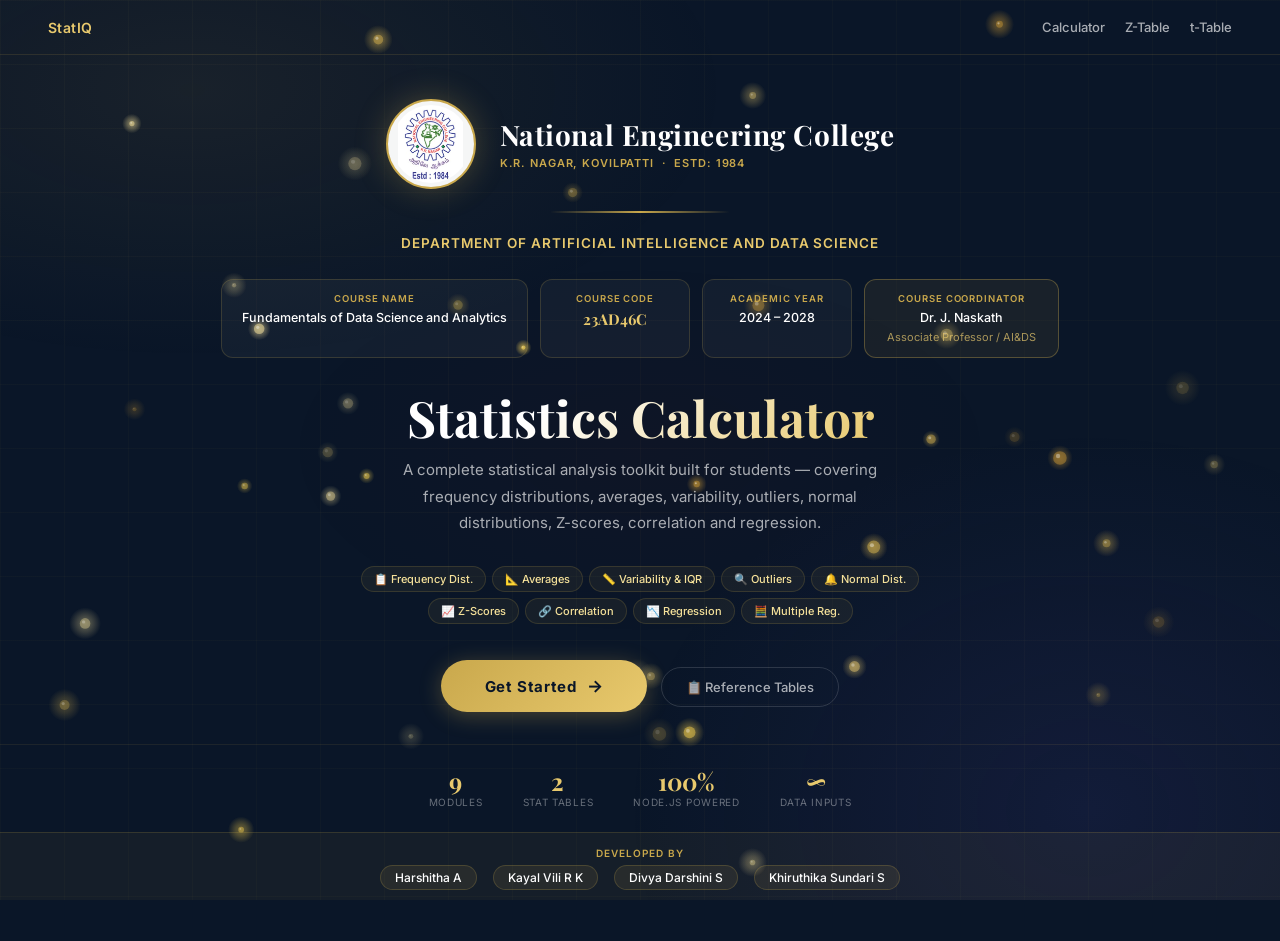
<file: web_client/index.html>
<!DOCTYPE html>
<html lang="en">
<head>
<meta charset="UTF-8"/>
<meta name="viewport" content="width=device-width, initial-scale=1.0"/>
<title>Statistics Calculator — National Engineering College</title>
<link rel="preconnect" href="https://fonts.googleapis.com"/>
<link href="https://fonts.googleapis.com/css2?family=Playfair+Display:wght@600;700&family=Inter:wght@300;400;500;600&display=swap" rel="stylesheet"/>
<style>
*,*::before,*::after{box-sizing:border-box;margin:0;padding:0}
:root{
  --navy:#0a1628;--navy2:#0f2044;
  --gold:#c9a84c;--gold2:#e8c96d;--gold3:#f5e19a;
  --white:#ffffff;--text2:rgba(255,255,255,0.65);--text3:rgba(255,255,255,0.38);
  --red:#8b0000;--saffron:#ff9933;
}
html,body{height:100%;font-family:'Inter',system-ui,sans-serif;background:var(--navy);color:var(--white);overflow-x:hidden}

/* background effects */
body::before{content:'';position:fixed;inset:0;background:
  radial-gradient(ellipse 70% 50% at 15% 10%,rgba(201,168,76,0.08) 0%,transparent 60%),
  radial-gradient(ellipse 60% 70% at 85% 90%,rgba(83,74,183,0.12) 0%,transparent 60%),
  radial-gradient(ellipse 40% 30% at 50% 50%,rgba(139,0,0,0.04) 0%,transparent 70%);
  pointer-events:none;z-index:0}
body::after{content:'';position:fixed;inset:0;
  background-image:linear-gradient(rgba(201,168,76,0.03) 1px,transparent 1px),linear-gradient(90deg,rgba(201,168,76,0.03) 1px,transparent 1px);
  background-size:64px 64px;pointer-events:none;z-index:0}

.page{position:relative;z-index:1;min-height:100vh;display:flex;flex-direction:column}

/* ── TOP BAR ── */
.topbar{display:flex;align-items:center;justify-content:space-between;padding:14px 48px;border-bottom:1px solid rgba(201,168,76,0.14)}
.tlogo{display:flex;align-items:center;gap:9px;font-size:14px;font-weight:600;color:var(--gold2);letter-spacing:.03em}
.tlinks{display:flex;gap:20px}
.tlinks a{color:var(--text2);text-decoration:none;font-size:13px;font-weight:500;transition:color .18s;padding:5px 0}
.tlinks a:hover{color:var(--gold2)}

/* ── HERO ── */
.hero{flex:1;display:flex;flex-direction:column;align-items:center;justify-content:center;padding:44px 24px 32px;text-align:center}

/* college logo + name header */
.college-header{display:flex;align-items:center;gap:24px;justify-content:center;margin-bottom:22px;flex-wrap:wrap}
.college-logo{width:90px;height:90px;border-radius:50%;border:2px solid var(--gold);padding:4px;background:rgba(255,255,255,0.96);flex-shrink:0;box-shadow:0 0 32px rgba(201,168,76,0.3);animation:logopulse 3s ease-in-out infinite}
@keyframes logopulse{0%,100%{box-shadow:0 0 32px rgba(201,168,76,0.3)}50%{box-shadow:0 0 50px rgba(201,168,76,0.5)}}
.college-logo img{width:100%;height:100%;object-fit:contain;border-radius:50%}
.college-text{text-align:left}
.college-name{font-family:'Playfair Display',Georgia,serif;font-size:clamp(18px,3.2vw,28px);font-weight:700;color:var(--white);letter-spacing:.02em;line-height:1.22;margin-bottom:4px}
.college-estd{font-size:11px;color:var(--gold);font-weight:600;letter-spacing:.08em;text-transform:uppercase}

/* gold divider */
.gold-line{width:180px;height:1.5px;background:linear-gradient(90deg,transparent,var(--gold),transparent);margin:0 auto 20px}

.dept-name{font-size:clamp(11px,1.6vw,13.5px);color:var(--gold2);font-weight:600;letter-spacing:.07em;text-transform:uppercase;margin-bottom:26px;line-height:1.5}

/* info cards */
.info-cards{display:flex;gap:12px;flex-wrap:wrap;justify-content:center;margin-bottom:32px}
.info-card{background:rgba(255,255,255,0.04);border:1px solid rgba(201,168,76,0.2);border-radius:12px;padding:13px 20px;min-width:150px;text-align:center;transition:border-color .2s,background .2s}
.info-card:hover{border-color:rgba(201,168,76,0.45);background:rgba(201,168,76,0.06)}
.ic-label{font-size:9.5px;color:var(--gold);font-weight:600;text-transform:uppercase;letter-spacing:.1em;margin-bottom:5px}
.ic-value{font-size:12.5px;font-weight:500;color:var(--white);line-height:1.4}
.ic-value.highlight{color:var(--gold2);font-size:15px;font-weight:700;font-family:'Playfair Display',serif}

/* instructor card special */
.instructor-card{background:rgba(201,168,76,0.08);border:1px solid rgba(201,168,76,0.35);border-radius:12px;padding:13px 22px;text-align:center}

/* app title */
.app-title{font-family:'Playfair Display',Georgia,serif;font-size:clamp(28px,5vw,50px);font-weight:700;line-height:1.1;margin-bottom:12px;background:linear-gradient(135deg,var(--white) 30%,var(--gold2) 100%);-webkit-background-clip:text;-webkit-text-fill-color:transparent;background-clip:text}
.app-sub{font-size:clamp(12.5px,1.7vw,15px);color:var(--text2);line-height:1.75;max-width:520px;margin:0 auto 30px}

/* module pills */
.modules{display:flex;gap:6px;flex-wrap:wrap;justify-content:center;margin-bottom:36px;max-width:640px}
.mpill{background:rgba(201,168,76,0.07);border:1px solid rgba(201,168,76,0.18);border-radius:20px;padding:5px 12px;font-size:11px;color:var(--gold3);font-weight:500}

/* buttons */
.btn-cta{display:inline-flex;align-items:center;gap:10px;background:linear-gradient(135deg,var(--gold) 0%,var(--gold2) 100%);color:var(--navy);border:none;border-radius:50px;padding:16px 44px;font-size:15px;font-weight:700;cursor:pointer;letter-spacing:.04em;text-decoration:none;transition:transform .2s,box-shadow .2s;box-shadow:0 4px 22px rgba(201,168,76,0.32)}
.btn-cta:hover{transform:translateY(-2px);box-shadow:0 8px 32px rgba(201,168,76,0.5)}
.arrow{font-size:17px;transition:transform .2s}
.btn-cta:hover .arrow{transform:translateX(4px)}
.btn-sec{display:inline-flex;align-items:center;gap:7px;background:transparent;color:var(--text2);border:1px solid rgba(255,255,255,0.14);border-radius:50px;padding:11px 24px;font-size:13px;font-weight:500;cursor:pointer;text-decoration:none;transition:all .2s;margin-left:10px}
.btn-sec:hover{border-color:rgba(201,168,76,0.4);color:var(--gold2)}

/* stats strip */
.stats-strip{display:flex;justify-content:center;gap:40px;flex-wrap:wrap;padding:24px 48px;border-top:1px solid rgba(201,168,76,0.1)}
.sitem{text-align:center}
.snum{font-family:'Playfair Display',serif;font-size:24px;font-weight:700;color:var(--gold2);line-height:1;margin-bottom:3px}
.slbl{font-size:10px;color:var(--text3);text-transform:uppercase;letter-spacing:.07em}

/* developers footer band */
.dev-band{background:rgba(201,168,76,0.06);border-top:1px solid rgba(201,168,76,0.15);padding:14px 24px;text-align:center}
.dev-label{font-size:10px;color:var(--gold);font-weight:600;text-transform:uppercase;letter-spacing:.1em;margin-bottom:6px}
.dev-names{display:flex;gap:16px;justify-content:center;flex-wrap:wrap}
.dev-name{background:rgba(201,168,76,0.1);border:1px solid rgba(201,168,76,0.22);border-radius:20px;padding:4px 14px;font-size:12px;color:var(--white);font-weight:500}

/* footer */
.footer{text-align:center;padding:11px 24px;font-size:11px;color:var(--text3);border-top:1px solid rgba(255,255,255,0.05)}
.footer span{color:var(--gold)}

/* canvas particles */
#bg-canvas{position:fixed;inset:0;pointer-events:none;z-index:0;width:100%;height:100%}

/* entrance */
.hero>*{animation:fadeup .65s ease both}
.hero>*:nth-child(1){animation-delay:.08s}.hero>*:nth-child(2){animation-delay:.14s}
.hero>*:nth-child(3){animation-delay:.19s}.hero>*:nth-child(4){animation-delay:.24s}
.hero>*:nth-child(5){animation-delay:.29s}.hero>*:nth-child(6){animation-delay:.34s}
.hero>*:nth-child(7){animation-delay:.39s}.hero>*:nth-child(8){animation-delay:.44s}
.hero>*:nth-child(9){animation-delay:.49s}
@keyframes fadeup{from{opacity:0;transform:translateY(16px)}to{opacity:1;transform:translateY(0)}}

@media(max-width:620px){
  .topbar{padding:12px 18px}.tlinks{display:none}
  .college-header{flex-direction:column;gap:14px}.college-text{text-align:center}
  .stats-strip{gap:22px;padding:18px}.btn-sec{display:none}
  .dev-names{gap:8px}
}
</style>
</head>
<body>

<canvas id="bg-canvas"></canvas>

<div class="page">

  <!-- TOP BAR -->
  <header class="topbar">
    <div class="tlogo">StatIQ</div>
    <nav class="tlinks">
      <a href="calculator.html">Calculator</a>
      <a href="ztable.html">Z-Table</a>
      <a href="ttable.html">t-Table</a>
    </nav>
  </header>

  <!-- HERO -->
  <section class="hero">

    <!-- College header with logo -->
    <div class="college-header">
      <div class="college-logo">
        <img src="[data-uri]" alt="National Engineering College Logo"/>
      </div>
      <div class="college-text">
        <div class="college-name">National Engineering College</div>
        <div class="college-estd">K.R. Nagar, Kovilpatti &nbsp;·&nbsp; Estd: 1984</div>
      </div>
    </div>

    <div class="gold-line"></div>

    <div class="dept-name">Department of Artificial Intelligence and Data Science</div>

    <!-- Info cards -->
    <div class="info-cards">
      <div class="info-card">
        <div class="ic-label">Course Name</div>
        <div class="ic-value">Fundamentals of Data Science and Analytics</div>
      </div>
      <div class="info-card">
        <div class="ic-label">Course Code</div>
        <div class="ic-value highlight">23AD46C</div>
      </div>
      <div class="info-card">
        <div class="ic-label">Academic Year</div>
        <div class="ic-value">2024 – 2028</div>
      </div>
      <div class="info-card instructor-card">
        <div class="ic-label">Course Coordinator</div>
        <div class="ic-value">Dr. J. Naskath</div>
        <div style="font-size:11px;color:rgba(232,201,109,0.7);margin-top:4px;font-weight:400;">Associate Professor / AI&amp;DS</div>
      </div>
    </div>

    <!-- App title -->
    <h1 class="app-title">Statistics Calculator</h1>
    <p class="app-sub">
      A complete statistical analysis toolkit built for students — covering
      frequency distributions, averages, variability, outliers, normal distributions,
      Z-scores, correlation and regression.
    </p>

    <!-- Module pills -->
    <div class="modules">
      <span class="mpill">📋 Frequency Dist.</span>
      <span class="mpill">📐 Averages</span>
      <span class="mpill">📏 Variability &amp; IQR</span>
      <span class="mpill">🔍 Outliers</span>
      <span class="mpill">🔔 Normal Dist.</span>
      <span class="mpill">📈 Z-Scores</span>
      <span class="mpill">🔗 Correlation</span>
      <span class="mpill">📉 Regression</span>
      <span class="mpill">🧮 Multiple Reg.</span>
    </div>

    <!-- CTA -->
    <div>
      <a href="calculator.html" class="btn-cta">
        Get Started <span class="arrow">→</span>
      </a>
      <a href="ztable.html" class="btn-sec">📋 Reference Tables</a>
    </div>

  </section>

  <!-- STATS STRIP -->
  <div class="stats-strip">
    <div class="sitem"><div class="snum">9</div><div class="slbl">Modules</div></div>
    <div class="sitem"><div class="snum">2</div><div class="slbl">Stat Tables</div></div>
    <div class="sitem"><div class="snum">100%</div><div class="slbl">Node.js Powered</div></div>
    <div class="sitem"><div class="snum">∞</div><div class="slbl">Data Inputs</div></div>
  </div>

  <!-- DEVELOPERS BAND -->
  <div class="dev-band">
    <div class="dev-label">Developed By</div>
    <div class="dev-names">
      <span class="dev-name">Harshitha A</span>
      <span class="dev-name">Kayal Vili R K</span>
      <span class="dev-name">Divya Darshini S</span>
      <span class="dev-name">Khiruthika Sundari S</span>
    </div>
  </div>

  <!-- FOOTER -->
  <footer class="footer">
    National Engineering College &nbsp;·&nbsp; Dept. of AI &amp; Data Science &nbsp;·&nbsp;
    Course Code: <span>23AD46C</span> &nbsp;·&nbsp; 2024–2028
  </footer>

</div>

<script>
(function(){
  const canvas = document.getElementById('bg-canvas');
  const ctx = canvas.getContext('2d');

  function resize(){
    canvas.width  = window.innerWidth;
    canvas.height = window.innerHeight;
  }
  resize();
  window.addEventListener('resize', resize);

  // Ball colours — gold palette
  const COLORS = [
    'rgba(201,168,76,',
    'rgba(232,201,109,',
    'rgba(245,225,154,',
    'rgba(186,141,52,',
    'rgba(255,215,80,',
  ];

  // Create balls
  const BALLS = [];
  const COUNT = 38;

  for(let i = 0; i < COUNT; i++){
    const r = 2 + Math.random() * 5;          // radius 2–7px
    const col = COLORS[Math.floor(Math.random() * COLORS.length)];
    const alpha = 0.15 + Math.random() * 0.45; // opacity 0.15–0.6
    BALLS.push({
      x:   Math.random() * window.innerWidth,
      y:   Math.random() * window.innerHeight,
      r:   r,
      vx:  (Math.random() - 0.5) * 1.2,       // horizontal drift
      vy:  -0.4 - Math.random() * 1.2,         // initial upward speed
      ay:  0.012 + Math.random() * 0.018,      // gravity
      bounce: 0.55 + Math.random() * 0.3,      // bounciness 0.55–0.85
      col: col,
      alpha: alpha,
      maxAlpha: alpha,
      glow: 4 + Math.random() * 8,             // glow radius
    });
  }

  function drawBall(b){
    ctx.save();
    // Outer glow
    const grad = ctx.createRadialGradient(b.x, b.y, 0, b.x, b.y, b.r + b.glow);
    grad.addColorStop(0,   b.col + b.alpha + ')');
    grad.addColorStop(0.4, b.col + b.alpha * 0.7 + ')');
    grad.addColorStop(1,   b.col + '0)');
    ctx.beginPath();
    ctx.arc(b.x, b.y, b.r + b.glow, 0, Math.PI * 2);
    ctx.fillStyle = grad;
    ctx.fill();

    // Core ball
    ctx.beginPath();
    ctx.arc(b.x, b.y, b.r, 0, Math.PI * 2);
    ctx.fillStyle = b.col + b.alpha + ')';
    ctx.fill();

    // Specular highlight (top-left white dot)
    ctx.beginPath();
    ctx.arc(b.x - b.r * 0.28, b.y - b.r * 0.28, b.r * 0.32, 0, Math.PI * 2);
    ctx.fillStyle = 'rgba(255,255,255,' + b.alpha * 0.7 + ')';
    ctx.fill();
    ctx.restore();
  }

  function update(b){
    b.vy += b.ay;       // gravity pulls down
    b.x  += b.vx;
    b.y  += b.vy;

    const H = canvas.height;
    const W = canvas.width;

    // Bounce off floor
    if(b.y + b.r >= H){
      b.y  = H - b.r;
      b.vy = -Math.abs(b.vy) * b.bounce;
      // Squash on landing: shrink glow briefly
      b.glow = 2;
      setTimeout(() => { b.glow = 4 + Math.random() * 8; }, 80);
      // Small random horizontal nudge on bounce
      b.vx += (Math.random() - 0.5) * 0.4;
    }

    // Bounce off ceiling lightly
    if(b.y - b.r <= 0){
      b.y  = b.r;
      b.vy = Math.abs(b.vy) * 0.4;
    }

    // Wrap left/right
    if(b.x - b.r > W)  b.x = -b.r;
    if(b.x + b.r < 0)  b.x = W + b.r;

    // If ball nearly stops bouncing, give it a kick
    if(Math.abs(b.vy) < 0.3 && b.y + b.r >= H - 2){
      b.vy = -(1.5 + Math.random() * 2.5);
    }
  }

  let raf;
  function loop(){
    ctx.clearRect(0, 0, canvas.width, canvas.height);
    BALLS.forEach(b => { update(b); drawBall(b); });
    raf = requestAnimationFrame(loop);
  }
  loop();

  // Pause when tab hidden
  document.addEventListener('visibilitychange', () => {
    if(document.hidden){ cancelAnimationFrame(raf); }
    else { loop(); }
  });
})();
</script>
</body>
</html>
</file>
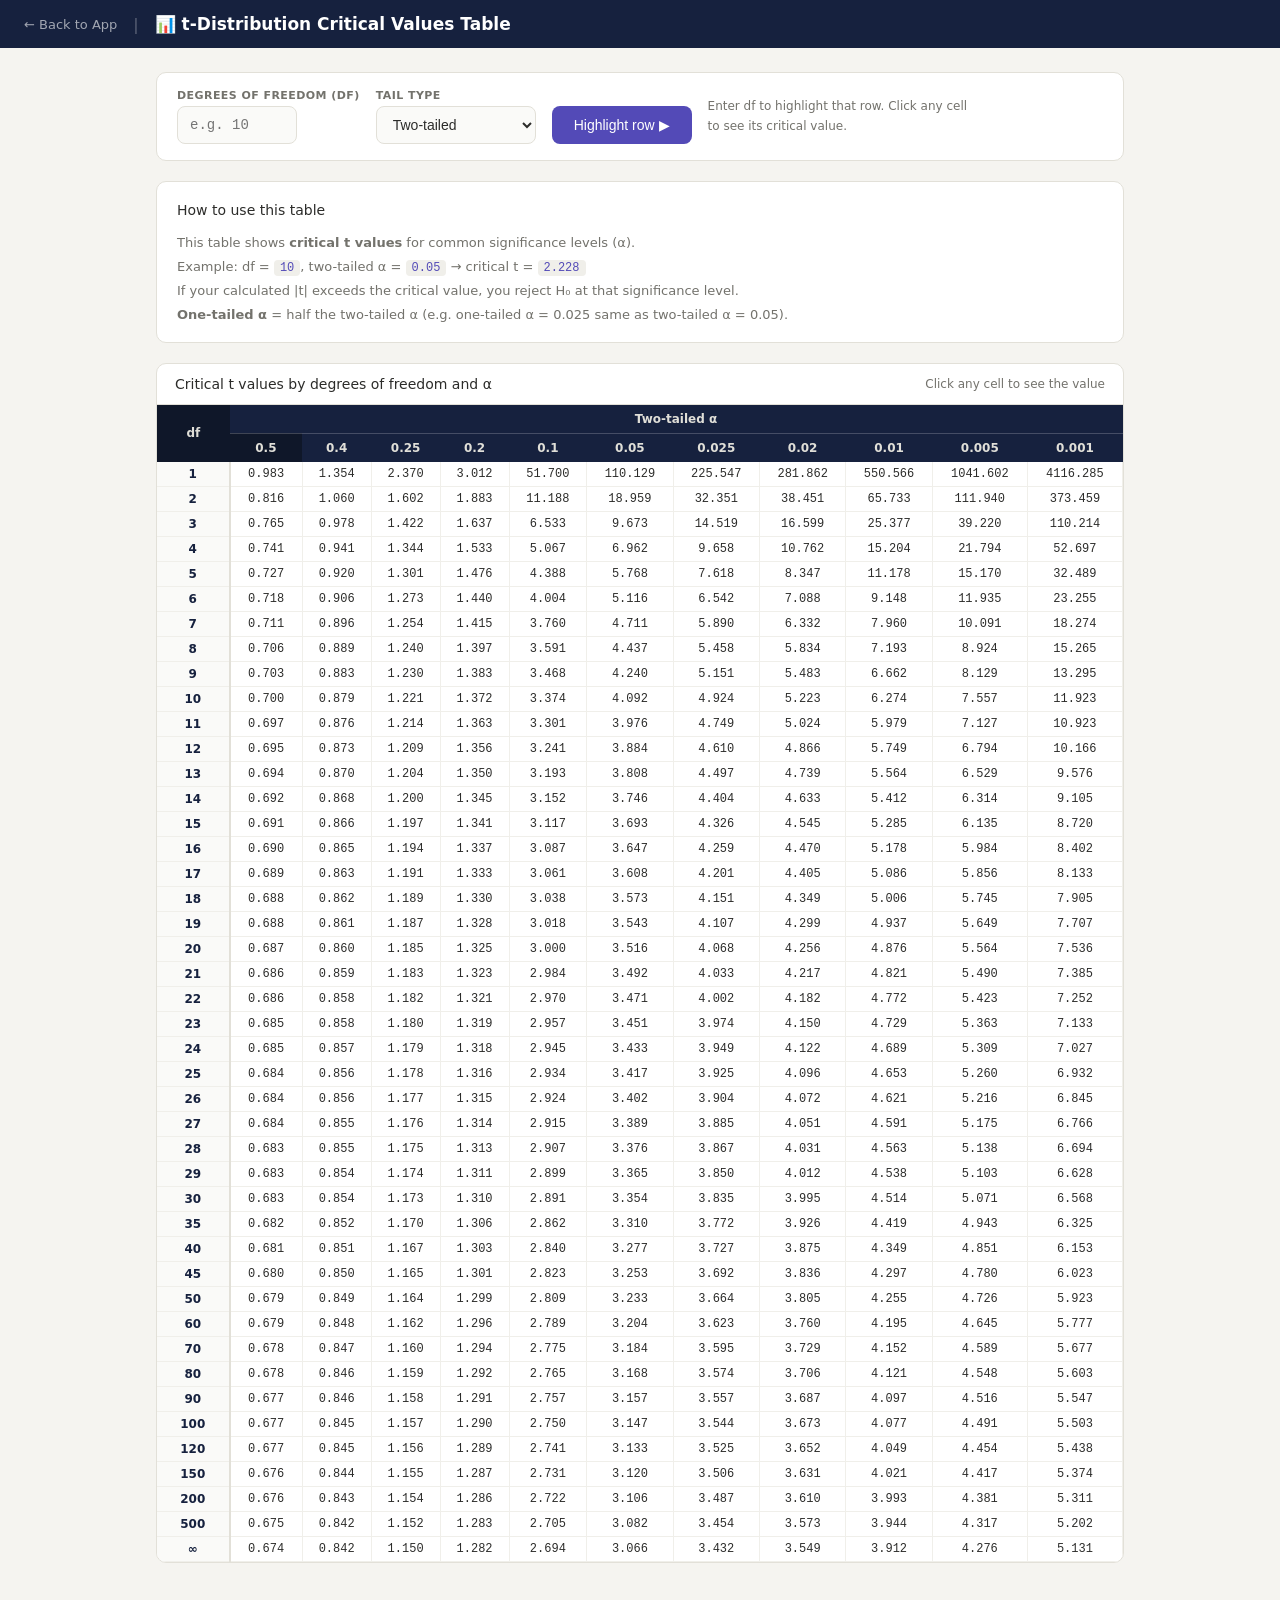
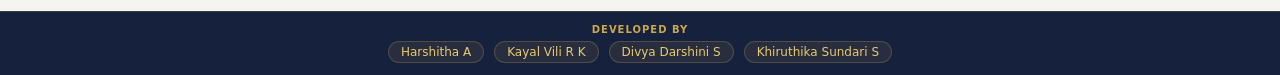
<file: web_client/ttable.html>
<!DOCTYPE html>
<html lang="en">
<head>
<meta charset="UTF-8"/>
<meta name="viewport" content="width=device-width, initial-scale=1.0"/>
<title>t-Distribution Table — Statistics Calculator</title>
<style>
*, *::before, *::after { box-sizing: border-box; margin: 0; padding: 0; }
:root {
  --primary: #534AB7; --prilight: #EEEDFE;
  --teal: #1D9E75; --red: #E24B4A;
  --bg: #f5f4f0; --card: #ffffff; --border: #e2e0d8;
  --text: #2c2c2a; --text2: #73726c; --radius: 10px;
}
body { font-family: system-ui,-apple-system,'Segoe UI',sans-serif; background:var(--bg); color:var(--text); min-height:100vh; }
.header { background:#16213e; color:#fff; padding:14px 24px; display:flex; align-items:center; gap:16px; flex-wrap:wrap; }
.header a { color:rgba(255,255,255,0.6); text-decoration:none; font-size:13px; }
.header a:hover { color:#fff; }
.header h1 { font-size:17px; font-weight:600; }
.sep { color:rgba(255,255,255,0.3); }
.page { max-width:1000px; margin:0 auto; padding:24px 16px; }
.controls { background:var(--card); border:1px solid var(--border); border-radius:var(--radius); padding:16px 20px; margin-bottom:20px; display:flex; gap:16px; flex-wrap:wrap; align-items:flex-end; }
.ctrl-group { display:flex; flex-direction:column; gap:4px; }
.ctrl-group label { font-size:11px; font-weight:600; color:var(--text2); text-transform:uppercase; letter-spacing:.04em; }
.ctrl-group input, .ctrl-group select { height:38px; border:1px solid var(--border); border-radius:8px; padding:0 12px; font-size:14px; background:#fafaf8; color:var(--text); }
.ctrl-group input { width:120px; font-family:'Courier New',monospace; }
.ctrl-group select { width:160px; }
.ctrl-group input:focus, .ctrl-group select:focus { outline:none; border-color:var(--primary); }
.btn { height:38px; padding:0 22px; background:var(--primary); color:#fff; border:none; border-radius:8px; cursor:pointer; font-size:14px; font-weight:500; }
.btn:hover { background:#3c34a0; }
.result-banner { display:none; background:var(--prilight); border:1px solid #CECBF6; border-radius:8px; padding:12px 18px; margin-bottom:18px; font-size:14px; color:#3C3489; line-height:1.8; }
.result-banner.show { display:block; }
.info-box { background:var(--card); border:1px solid var(--border); border-radius:var(--radius); padding:16px 20px; font-size:13px; line-height:1.8; color:var(--text2); margin-bottom:20px; }
.info-box h3 { font-size:14px; font-weight:500; color:var(--text); margin-bottom:8px; }
.info-box code { background:#f0efea; padding:1px 6px; border-radius:4px; font-family:'Courier New',monospace; font-size:12px; color:var(--primary); }
.table-card { background:var(--card); border:1px solid var(--border); border-radius:var(--radius); overflow:hidden; margin-bottom:24px; }
.table-title { padding:12px 18px; border-bottom:1px solid var(--border); font-size:14px; font-weight:500; display:flex; align-items:center; justify-content:space-between; flex-wrap:wrap; gap:8px; }
.table-title span { font-size:12px; color:var(--text2); font-weight:400; }
.tbl-wrap { overflow-x:auto; }
table.ttable { border-collapse:collapse; font-size:12px; width:100%; min-width:700px; }
table.ttable th { background:#16213e; color:#e0dfd8; padding:7px 10px; text-align:center; font-weight:600; font-size:12px; }
table.ttable th:first-child { background:#0f1729; min-width:60px; }
table.ttable td { padding:5px 10px; text-align:center; border-bottom:1px solid #f0efea; border-right:1px solid #f0efea; font-family:'Courier New',monospace; font-size:12px; cursor:pointer; transition:background .1s; }
table.ttable tr:hover td { background:#f5f4ff; }
table.ttable td:first-child { background:#fafaf8; font-weight:600; color:#16213e; font-family:system-ui,sans-serif; font-size:12px; position:sticky; left:0; border-right:2px solid var(--border); }
table.ttable td.highlight { background:var(--primary)!important; color:#fff!important; font-weight:700; }
table.ttable td.row-hl { background:#f0f0ff; }
table.ttable tr.inf-row td { background:#fafaf8; color:var(--text2); font-style:italic; }
</style>
</head>
<body>
<div class="header">
  <a href="index.html">← Back to App</a>
  <span class="sep">|</span>
  <h1>📊 t-Distribution Critical Values Table</h1>
</div>

<div class="page">

  <div class="controls">
    <div class="ctrl-group">
      <label>Degrees of freedom (df)</label>
      <input type="number" id="df-input" min="1" max="200" placeholder="e.g. 10" value=""/>
    </div>
    <div class="ctrl-group">
      <label>Tail type</label>
      <select id="tail-select">
        <option value="two">Two-tailed</option>
        <option value="one">One-tailed</option>
      </select>
    </div>
    <button class="btn" onclick="highlightDF()">Highlight row ▶</button>
    <div style="font-size:12px;color:var(--text2);align-self:center;max-width:260px;line-height:1.6;">
      Enter df to highlight that row. Click any cell to see its critical value.
    </div>
  </div>

  <div class="result-banner" id="result-banner"></div>

  <div class="info-box">
    <h3>How to use this table</h3>
    This table shows <strong>critical t values</strong> for common significance levels (α).<br>
    Example: df = <code>10</code>, two-tailed α = <code>0.05</code> → critical t = <code>2.228</code><br>
    If your calculated |t| exceeds the critical value, you reject H₀ at that significance level.<br>
    <strong>One-tailed α</strong> = half the two-tailed α (e.g. one-tailed α = 0.025 same as two-tailed α = 0.05).
  </div>

  <div class="table-card">
    <div class="table-title">
      Critical t values by degrees of freedom and α
      <span>Click any cell to see the value</span>
    </div>
    <div class="tbl-wrap">
      <table class="ttable" id="ttable"></table>
    </div>
  </div>

</div>

<script>
// t-distribution inverse CDF (percent-point function) approximation
// Uses the algorithm from Abramowitz & Stegun
function tCritical(p, df) {
  // p = two-tailed alpha, returns critical t value
  // Using iterative approach based on incomplete beta function
  const alpha = p / 2; // one-tailed
  if (df >= 1000) {
    // Normal approximation for large df
    return zCritical(alpha);
  }
  // Cornish-Fisher expansion for t-distribution
  const x = zCritical(alpha);
  const g1 = (x * x * x + x) / 4;
  const g2 = (5 * Math.pow(x, 5) + 16 * Math.pow(x, 3) + 3 * x) / 96;
  const g3 = (3 * Math.pow(x, 7) + 19 * Math.pow(x, 5) + 17 * Math.pow(x, 3) - 15 * x) / 384;
  const g4 = (79 * Math.pow(x, 9) + 776 * Math.pow(x, 7) + 1482 * Math.pow(x, 5) - 1920 * Math.pow(x, 3) - 945 * x) / 92160;
  return x + g1 / df + g2 / (df * df) + g3 / (df * df * df) + g4 / (df * df * df * df);
}

function zCritical(alpha) {
  // Inverse normal CDF using rational approximation (Beasley-Springer-Moro)
  const p = alpha;
  const a = [2.50662823884, -18.61500062529, 41.39119773534, -25.44106049637];
  const b = [-8.47351093090, 23.08336743743, -21.06224101826, 3.13082909833];
  const c = [0.3374754822726147, 0.9761690190917186, 0.1607979714918209,
             0.0276438810333863, 0.0038405729373609, 0.0003951896511349,
             0.0000321767881768, 0.0000002888167364, 0.0000003960315187];
  let r, x;
  if (p > 0.08 && p < 0.92) {
    r = p - 0.5;
    const r2 = r * r;
    x = r * (((a[3] * r2 + a[2]) * r2 + a[1]) * r2 + a[0]) /
          ((((b[3] * r2 + b[2]) * r2 + b[1]) * r2 + b[0]) * r2 + 1);
  } else {
    r = p < 0.5 ? Math.sqrt(-Math.log(p)) : Math.sqrt(-Math.log(1 - p));
    x = c[0] + r * (c[1] + r * (c[2] + r * (c[3] + r * (c[4] + r * (c[5] + r * (c[6] + r * (c[7] + r * c[8])))))));
    if (p < 0.5) x = -x;
  }
  return -x;
}

// Alpha levels (two-tailed)
const ALPHAS_TWO = [0.50, 0.40, 0.25, 0.20, 0.10, 0.05, 0.025, 0.02, 0.01, 0.005, 0.001];
const ALPHAS_ONE = ALPHAS_TWO.map(a => a / 2);

// df values
const DFS = [1,2,3,4,5,6,7,8,9,10,11,12,13,14,15,16,17,18,19,20,
             21,22,23,24,25,26,27,28,29,30,35,40,45,50,60,70,80,90,100,120,150,200,500,1000];

// Build table
const table = document.getElementById('ttable');

// Header
const thead = document.createElement('thead');
const hrow1 = document.createElement('tr');
const hrow2 = document.createElement('tr');

const thDF = document.createElement('th');
thDF.textContent = 'df';
thDF.rowSpan = 2;
thDF.style.verticalAlign = 'middle';
hrow1.appendChild(thDF);

const thTwo = document.createElement('th');
thTwo.textContent = 'Two-tailed α';
thTwo.colSpan = ALPHAS_TWO.length;
thTwo.style.borderBottom = '1px solid rgba(255,255,255,0.2)';
hrow1.appendChild(thTwo);

ALPHAS_TWO.forEach(a => {
  const th = document.createElement('th');
  th.textContent = a.toFixed(3).replace(/\.?0+$/, '') || a.toString();
  hrow2.appendChild(th);
});

thead.appendChild(hrow1);
thead.appendChild(hrow2);
table.appendChild(thead);

// Body
const tbody = document.createElement('tbody');
DFS.forEach(df => {
  const tr = document.createElement('tr');
  tr.dataset.df = df;

  const tdLabel = document.createElement('td');
  tdLabel.textContent = df >= 1000 ? '∞' : df;
  tr.appendChild(tdLabel);

  ALPHAS_TWO.forEach((alpha, ai) => {
    const t   = tCritical(alpha, df);
    const td  = document.createElement('td');
    td.textContent  = t.toFixed(3);
    td.dataset.t    = t.toFixed(3);
    td.dataset.df   = df;
    td.dataset.alpha = alpha;
    td.title = `df=${df}, α=${alpha} (two-tailed) → t = ${t.toFixed(3)}`;
    td.addEventListener('click', () => showCell(df, alpha, t));
    tr.appendChild(td);
  });

  tbody.appendChild(tr);
});
table.appendChild(tbody);

function showCell(df, alpha, t) {
  const banner = document.getElementById('result-banner');
  banner.classList.add('show');
  banner.innerHTML = `
    df = <strong>${df}</strong>, two-tailed α = <strong>${alpha}</strong>
    → critical t = <strong>${t.toFixed(3)}</strong><br>
    One-tailed α = <strong>${(alpha/2).toFixed(4)}</strong>. 
    Reject H₀ if |t_calculated| ≥ <strong>${t.toFixed(3)}</strong>.`;
  clearHighlights();
  document.querySelectorAll(`#ttable tbody tr[data-df="${df}"] td`).forEach(td => {
    td.classList.add('row-hl');
  });
  document.querySelectorAll(`#ttable tbody td[data-df="${df}"][data-alpha="${alpha}"]`).forEach(td => {
    td.classList.remove('row-hl');
    td.classList.add('highlight');
  });
}

function clearHighlights() {
  document.querySelectorAll('#ttable .highlight, #ttable .row-hl').forEach(el => {
    el.classList.remove('highlight','row-hl');
  });
}

function highlightDF() {
  const df = parseInt(document.getElementById('df-input').value);
  if (!df || df < 1) return;
  clearHighlights();
  // Find closest df
  const match = DFS.reduce((a,b) => Math.abs(b-df)<Math.abs(a-df)?b:a);
  document.querySelectorAll(`#ttable tbody tr[data-df="${match}"] td`).forEach(td => {
    td.classList.add('row-hl');
  });
  const row = document.querySelector(`#ttable tbody tr[data-df="${match}"]`);
  if (row) row.scrollIntoView({ behavior:'smooth', block:'center' });
  const banner = document.getElementById('result-banner');
  banner.classList.add('show');
  banner.innerHTML = `Showing critical values for df = <strong>${match}</strong>${match !== df ? ` (closest to your input of ${df})` : ''}.
    Read across the row for different α levels.`;
}

document.getElementById('df-input').addEventListener('keydown', e => {
  if (e.key === 'Enter') highlightDF();
});
</script>

<div style="background:#16213e;border-top:1px solid rgba(201,168,76,0.2);padding:12px 24px;text-align:center;">
  <div style="font-size:10px;color:#c9a84c;font-weight:600;text-transform:uppercase;letter-spacing:.1em;margin-bottom:6px;">Developed By</div>
  <div style="display:flex;gap:10px;justify-content:center;flex-wrap:wrap;">
    <span style="background:rgba(201,168,76,0.1);border:1px solid rgba(201,168,76,0.25);border-radius:20px;padding:3px 12px;font-size:12px;color:#e8c96d;font-weight:500;">Harshitha A</span>
    <span style="background:rgba(201,168,76,0.1);border:1px solid rgba(201,168,76,0.25);border-radius:20px;padding:3px 12px;font-size:12px;color:#e8c96d;font-weight:500;">Kayal Vili R K</span>
    <span style="background:rgba(201,168,76,0.1);border:1px solid rgba(201,168,76,0.25);border-radius:20px;padding:3px 12px;font-size:12px;color:#e8c96d;font-weight:500;">Divya Darshini S</span>
    <span style="background:rgba(201,168,76,0.1);border:1px solid rgba(201,168,76,0.25);border-radius:20px;padding:3px 12px;font-size:12px;color:#e8c96d;font-weight:500;">Khiruthika Sundari S</span>
  </div>
</div>
</body>
</html>
</file>
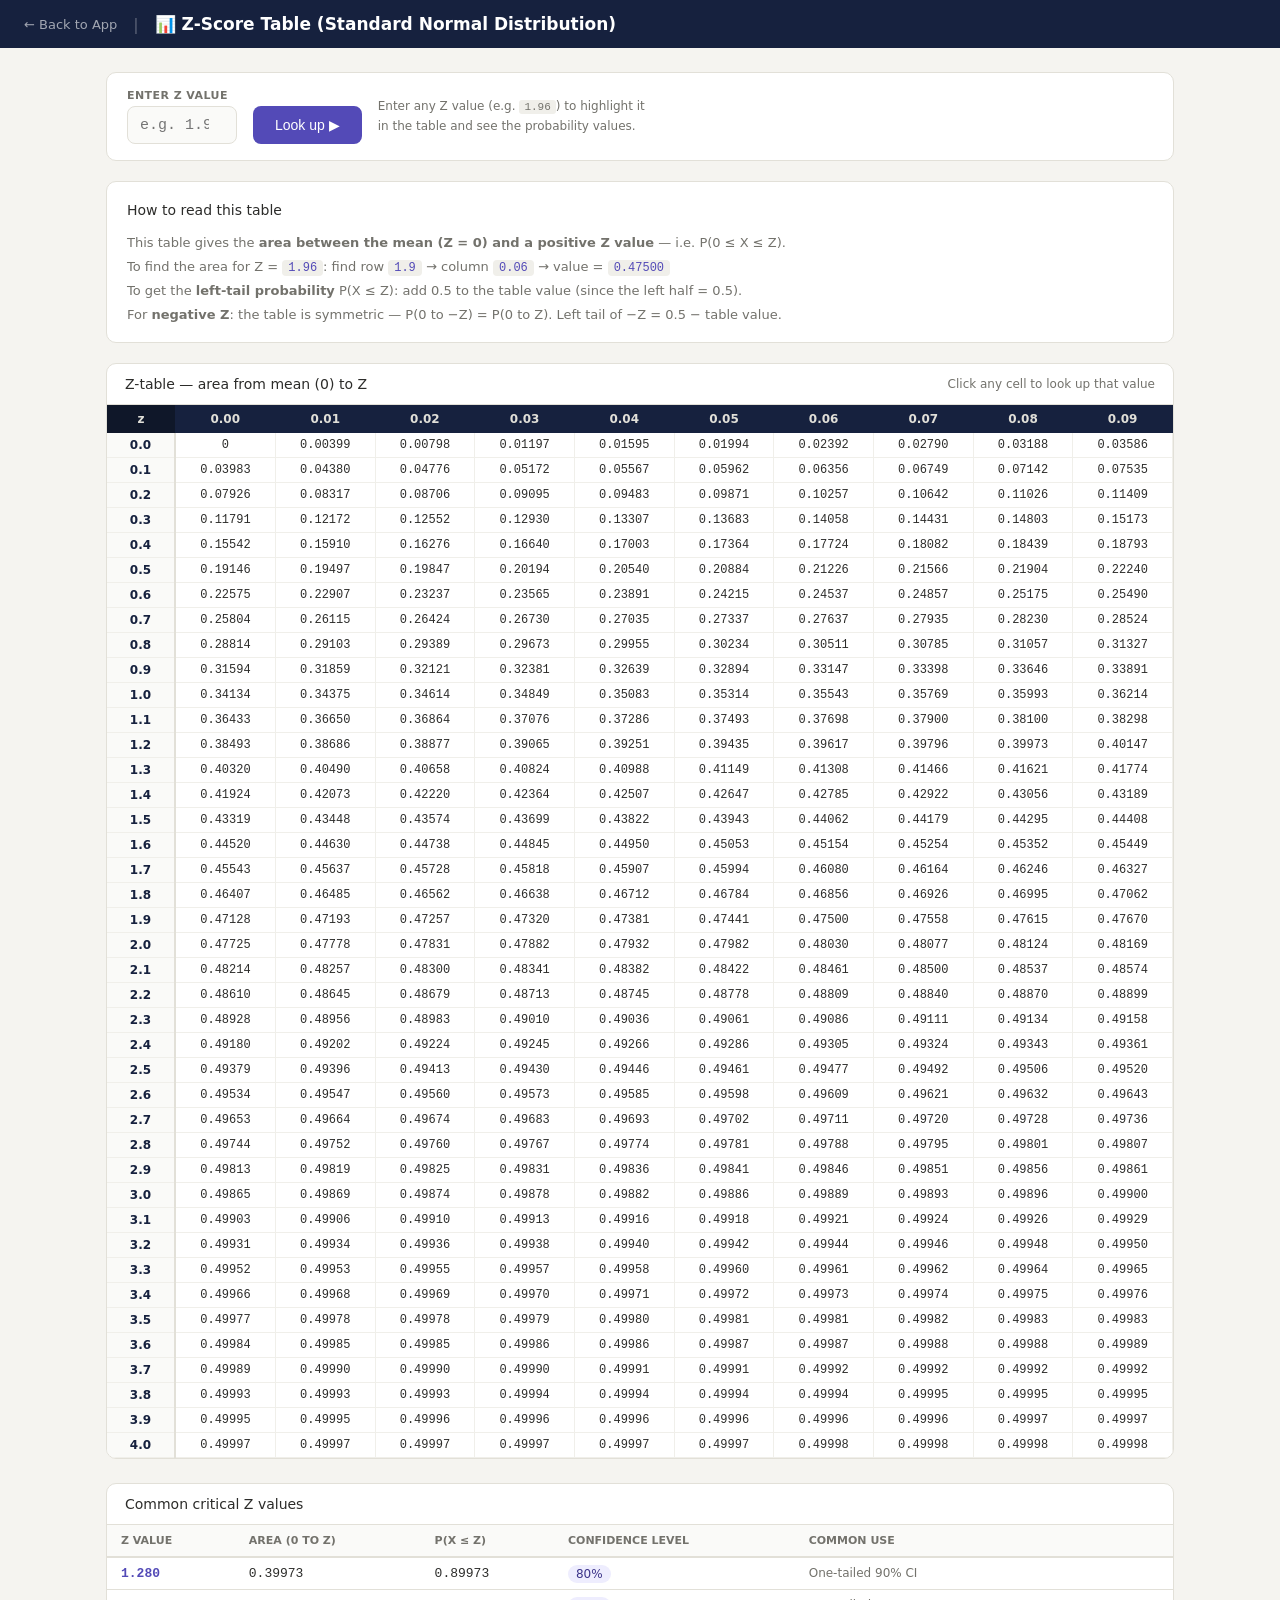
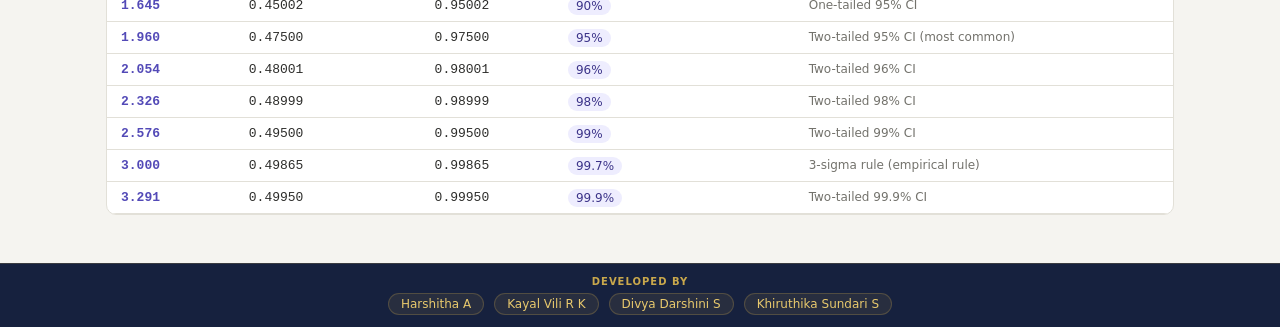
<file: web_client/ztable.html>
<!DOCTYPE html>
<html lang="en">
<head>
<meta charset="UTF-8"/>
<meta name="viewport" content="width=device-width, initial-scale=1.0"/>
<title>Z-Score Table — Statistics Calculator</title>
<style>
*, *::before, *::after { box-sizing: border-box; margin: 0; padding: 0; }
:root {
  --primary: #534AB7;
  --prilight: #EEEDFE;
  --teal: #1D9E75;
  --teallight: #edfaf4;
  --red: #E24B4A;
  --amber: #BA7517;
  --bg: #f5f4f0;
  --card: #ffffff;
  --border: #e2e0d8;
  --text: #2c2c2a;
  --text2: #73726c;
  --radius: 10px;
}
body {
  font-family: system-ui, -apple-system, 'Segoe UI', sans-serif;
  background: var(--bg);
  color: var(--text);
  min-height: 100vh;
}

/* ── header ─────────────────────────────────────── */
.header {
  background: #16213e;
  color: #fff;
  padding: 14px 24px;
  display: flex;
  align-items: center;
  gap: 16px;
  flex-wrap: wrap;
}
.header a {
  color: rgba(255,255,255,0.6);
  text-decoration: none;
  font-size: 13px;
}
.header a:hover { color: #fff; }
.header h1 { font-size: 17px; font-weight: 600; color: #fff; }
.header .sep { color: rgba(255,255,255,0.3); }

/* ── layout ─────────────────────────────────────── */
.page { max-width: 1100px; margin: 0 auto; padding: 24px 16px; }

/* ── controls ───────────────────────────────────── */
.controls {
  background: var(--card);
  border: 1px solid var(--border);
  border-radius: var(--radius);
  padding: 16px 20px;
  margin-bottom: 20px;
  display: flex;
  gap: 16px;
  flex-wrap: wrap;
  align-items: flex-end;
}
.ctrl-group { display: flex; flex-direction: column; gap: 4px; }
.ctrl-group label {
  font-size: 11px;
  font-weight: 600;
  color: var(--text2);
  text-transform: uppercase;
  letter-spacing: .04em;
}
.ctrl-group input[type=number] {
  width: 110px;
  height: 38px;
  border: 1px solid var(--border);
  border-radius: 8px;
  padding: 0 12px;
  font-size: 15px;
  font-weight: 500;
  font-family: 'Courier New', monospace;
  background: #fafaf8;
  color: var(--text);
}
.ctrl-group input:focus { outline: none; border-color: var(--primary); }
.btn-lookup {
  height: 38px;
  padding: 0 22px;
  background: var(--primary);
  color: #fff;
  border: none;
  border-radius: 8px;
  cursor: pointer;
  font-size: 14px;
  font-weight: 500;
  transition: background .13s;
}
.btn-lookup:hover { background: #3c34a0; }

/* ── result banner ──────────────────────────────── */
.result-banner {
  display: none;
  background: var(--prilight);
  border: 1px solid #CECBF6;
  border-radius: 8px;
  padding: 12px 18px;
  margin-bottom: 18px;
  font-size: 14px;
  color: #3C3489;
  line-height: 1.8;
}
.result-banner.show { display: block; }
.result-banner strong { font-weight: 600; }

/* ── metrics ────────────────────────────────────── */
.metrics {
  display: none;
  flex-wrap: wrap;
  gap: 10px;
  margin-bottom: 20px;
}
.metrics.show { display: flex; }
.metric {
  background: var(--card);
  border: 1px solid var(--border);
  border-left: 3px solid var(--primary);
  border-radius: var(--radius);
  padding: 12px 16px;
  min-width: 150px;
}
.metric .m-lbl { font-size: 11px; color: var(--text2); margin-bottom: 3px; }
.metric .m-val { font-size: 20px; font-weight: 500; }

/* ── table card ─────────────────────────────────── */
.table-card {
  background: var(--card);
  border: 1px solid var(--border);
  border-radius: var(--radius);
  overflow: hidden;
  margin-bottom: 24px;
}
.table-title {
  padding: 12px 18px;
  border-bottom: 1px solid var(--border);
  font-size: 14px;
  font-weight: 500;
  display: flex;
  align-items: center;
  justify-content: space-between;
  flex-wrap: wrap;
  gap: 8px;
}
.table-title span { font-size: 12px; color: var(--text2); font-weight: 400; }
.tbl-wrap { overflow-x: auto; }

/* ── Z table ────────────────────────────────────── */
table.ztable {
  border-collapse: collapse;
  font-size: 12px;
  width: 100%;
  min-width: 600px;
}
table.ztable th {
  background: #16213e;
  color: #e0dfd8;
  padding: 7px 10px;
  text-align: center;
  font-weight: 600;
  font-size: 12px;
  position: sticky;
  top: 0;
  z-index: 2;
}
table.ztable th:first-child {
  background: #0f1729;
  min-width: 46px;
}
table.ztable td {
  padding: 5px 8px;
  text-align: center;
  border-bottom: 1px solid #f0efea;
  border-right: 1px solid #f0efea;
  font-family: 'Courier New', monospace;
  font-size: 12px;
  transition: background .1s;
  cursor: pointer;
}
table.ztable tr:hover td { background: #f5f4ff; }
table.ztable td:first-child {
  background: #fafaf8;
  font-weight: 600;
  color: #16213e;
  font-family: system-ui, sans-serif;
  font-size: 12px;
  position: sticky;
  left: 0;
  border-right: 2px solid var(--border);
}
table.ztable td.highlight {
  background: var(--primary) !important;
  color: #fff !important;
  font-weight: 700;
  border-radius: 3px;
}
table.ztable td.row-hl { background: #f0f0ff; }
table.ztable td.col-hl { background: #f0f0ff; }
table.ztable td.first-hl {
  background: #e8e7ff !important;
  color: #16213e;
}

/* ── info box ───────────────────────────────────── */
.info-box {
  background: var(--card);
  border: 1px solid var(--border);
  border-radius: var(--radius);
  padding: 16px 20px;
  font-size: 13px;
  line-height: 1.8;
  color: var(--text2);
  margin-bottom: 20px;
}
.info-box h3 { font-size: 14px; font-weight: 500; color: var(--text); margin-bottom: 8px; }
.info-box code {
  background: #f0efea;
  padding: 1px 6px;
  border-radius: 4px;
  font-family: 'Courier New', monospace;
  font-size: 12px;
  color: var(--primary);
}

/* ── diagram ────────────────────────────────────── */
.diagram-row {
  display: grid;
  grid-template-columns: 1fr 1fr;
  gap: 14px;
  margin-bottom: 20px;
}
@media(max-width:640px) { .diagram-row { grid-template-columns: 1fr; } }
.diagram-card {
  background: var(--card);
  border: 1px solid var(--border);
  border-radius: var(--radius);
  padding: 16px;
}
.diagram-card h4 { font-size: 13px; font-weight: 500; margin-bottom: 10px; }
canvas.dist-canvas { width: 100%; height: 120px; display: block; }
</style>
</head>
<body>

<div class="header">
  <a href="index.html">← Back to App</a>
  <span class="sep">|</span>
  <h1>📊 Z-Score Table (Standard Normal Distribution)</h1>
</div>

<div class="page">

  <!-- LOOKUP TOOL -->
  <div class="controls">
    <div class="ctrl-group">
      <label>Enter Z value</label>
      <input type="number" id="z-input" step="0.01" min="-4" max="4" placeholder="e.g. 1.96" value=""/>
    </div>
    <button class="btn-lookup" onclick="lookup()">Look up ▶</button>
    <div style="font-size:12px;color:var(--text2);align-self:center;max-width:280px;line-height:1.6;">
      Enter any Z value (e.g. <code style="font-size:11px;background:#f0efea;padding:1px 5px;border-radius:3px">1.96</code>) to highlight it in the table and see the probability values.
    </div>
  </div>

  <!-- RESULT BANNER -->
  <div class="result-banner" id="result-banner"></div>

  <!-- METRICS -->
  <div class="metrics" id="metrics">
    <div class="metric"><div class="m-lbl">Z value</div><div class="m-val" id="m-z">—</div></div>
    <div class="metric"><div class="m-lbl">Area (0 to Z)</div><div class="m-val" id="m-area">—</div></div>
    <div class="metric"><div class="m-lbl">P(X ≤ Z) — left tail</div><div class="m-val" id="m-left">—</div></div>
    <div class="metric"><div class="m-lbl">P(X > Z) — right tail</div><div class="m-val" id="m-right">—</div></div>
    <div class="metric"><div class="m-lbl">Percentile</div><div class="m-val" id="m-pct">—</div></div>
  </div>

  <!-- HOW TO READ -->
  <div class="info-box">
    <h3>How to read this table</h3>
    This table gives the <strong>area between the mean (Z = 0) and a positive Z value</strong> — i.e. P(0 ≤ X ≤ Z).<br>
    To find the area for Z = <code>1.96</code>: find row <code>1.9</code> → column <code>0.06</code> → value = <code>0.47500</code><br>
    To get the <strong>left-tail probability</strong> P(X ≤ Z): add 0.5 to the table value (since the left half = 0.5).<br>
    For <strong>negative Z</strong>: the table is symmetric — P(0 to −Z) = P(0 to Z). Left tail of −Z = 0.5 − table value.
  </div>

  <!-- TABLE -->
  <div class="table-card">
    <div class="table-title">
      Z-table — area from mean (0) to Z
      <span>Click any cell to look up that value</span>
    </div>
    <div class="tbl-wrap">
      <table class="ztable" id="ztable"></table>
    </div>
  </div>

  <!-- COMMON VALUES -->
  <div class="table-card">
    <div class="table-title">Common critical Z values</div>
    <div class="tbl-wrap">
      <table style="width:100%;border-collapse:collapse;font-size:13px;">
        <thead>
          <tr style="background:#fafaf8;">
            <th style="padding:9px 14px;text-align:left;border-bottom:2px solid var(--border);font-size:11px;font-weight:600;color:var(--text2);text-transform:uppercase;">Z value</th>
            <th style="padding:9px 14px;text-align:left;border-bottom:2px solid var(--border);font-size:11px;font-weight:600;color:var(--text2);text-transform:uppercase;">Area (0 to Z)</th>
            <th style="padding:9px 14px;text-align:left;border-bottom:2px solid var(--border);font-size:11px;font-weight:600;color:var(--text2);text-transform:uppercase;">P(X ≤ Z)</th>
            <th style="padding:9px 14px;text-align:left;border-bottom:2px solid var(--border);font-size:11px;font-weight:600;color:var(--text2);text-transform:uppercase;">Confidence level</th>
            <th style="padding:9px 14px;text-align:left;border-bottom:2px solid var(--border);font-size:11px;font-weight:600;color:var(--text2);text-transform:uppercase;">Common use</th>
          </tr>
        </thead>
        <tbody id="common-tbody"></tbody>
      </table>
    </div>
  </div>

</div>

<script>
// ── Generate Z table data ────────────────────────────────────
function normalCDF(z) {
  const t = 1 / (1 + 0.2316419 * Math.abs(z));
  const d = 0.3989423 * Math.exp(-z * z / 2);
  const p = d * t * (0.3193815 + t * (-0.3565638 + t * (1.7814779 + t * (-1.8212560 + t * 1.3302744))));
  return z > 0 ? 1 - p : p;
}

// Area from 0 to z (the value in the standard Z table)
function areaFromMean(z) {
  return normalCDF(z) - 0.5;
}

function fmt5(v) { return Math.abs(v) < 0.00001 ? '0' : v.toFixed(5); }

// Z rows: 0.0 to 4.0 in steps of 0.1
const rows = [];
for (let r = 0; r <= 40; r++) rows.push(+(r / 10).toFixed(1));

// Z cols: 0.00 to 0.09
const cols = [0.00, 0.01, 0.02, 0.03, 0.04, 0.05, 0.06, 0.07, 0.08, 0.09];

// Build the table
const table = document.getElementById('ztable');

// Header row
const thead = document.createElement('thead');
const hrow  = document.createElement('tr');
const thZ   = document.createElement('th');
thZ.textContent = 'z';
hrow.appendChild(thZ);
cols.forEach(c => {
  const th = document.createElement('th');
  th.textContent = c.toFixed(2);
  hrow.appendChild(th);
});
thead.appendChild(hrow);
table.appendChild(thead);

// Body
const tbody = document.createElement('tbody');
rows.forEach(r => {
  const tr = document.createElement('tr');
  tr.dataset.row = r;

  const tdLabel = document.createElement('td');
  tdLabel.textContent = r.toFixed(1);
  tr.appendChild(tdLabel);

  cols.forEach(c => {
    const zVal = +(r + c).toFixed(2);
    const area = areaFromMean(zVal);
    const td   = document.createElement('td');
    td.textContent    = fmt5(area);
    td.dataset.z      = zVal;
    td.dataset.col    = c.toFixed(2);
    td.title          = `Z = ${zVal.toFixed(2)}  →  area = ${fmt5(area)}`;
    td.addEventListener('click', () => {
      document.getElementById('z-input').value = zVal.toFixed(2);
      lookup();
    });
    tr.appendChild(td);
  });

  tbody.appendChild(tr);
});
table.appendChild(tbody);

// ── Common critical values ───────────────────────────────────
const COMMON = [
  { z: 1.28, conf: '80%',  use: 'One-tailed 90% CI' },
  { z: 1.645,conf: '90%',  use: 'One-tailed 95% CI' },
  { z: 1.96, conf: '95%',  use: 'Two-tailed 95% CI (most common)' },
  { z: 2.054,conf: '96%',  use: 'Two-tailed 96% CI' },
  { z: 2.326,conf: '98%',  use: 'Two-tailed 98% CI' },
  { z: 2.576,conf: '99%',  use: 'Two-tailed 99% CI' },
  { z: 3.0,  conf: '99.7%',use: '3-sigma rule (empirical rule)' },
  { z: 3.291,conf: '99.9%',use: 'Two-tailed 99.9% CI' },
];

const ctbody = document.getElementById('common-tbody');
COMMON.forEach(cv => {
  const area  = areaFromMean(cv.z);
  const left  = normalCDF(cv.z);
  const tr    = document.createElement('tr');
  tr.style.cursor = 'pointer';
  tr.style.borderBottom = '1px solid var(--border)';
  tr.innerHTML = `
    <td style="padding:8px 14px;font-family:monospace;font-weight:600;color:var(--primary)">${cv.z.toFixed(3)}</td>
    <td style="padding:8px 14px;font-family:monospace">${fmt5(area)}</td>
    <td style="padding:8px 14px;font-family:monospace">${left.toFixed(5)}</td>
    <td style="padding:8px 14px"><span style="background:var(--prilight);color:#3C3489;padding:2px 8px;border-radius:10px;font-size:12px;font-weight:500">${cv.conf}</span></td>
    <td style="padding:8px 14px;font-size:12px;color:var(--text2)">${cv.use}</td>`;
  tr.addEventListener('click', () => {
    document.getElementById('z-input').value = cv.z.toFixed(3);
    lookup();
  });
  ctbody.appendChild(tr);
});

// ── Lookup function ──────────────────────────────────────────
let lastHighlightedCells = [];

function lookup() {
  const raw = document.getElementById('z-input').value.trim();
  if (raw === '') return;
  const z = parseFloat(raw);
  if (isNaN(z)) return;

  const absZ    = Math.abs(z);
  const area    = areaFromMean(absZ);
  const leftP   = normalCDF(z);
  const rightP  = 1 - leftP;
  const pct     = leftP * 100;

  // Find matching row and col
  const rowVal  = Math.floor(absZ * 10) / 10;
  const colVal  = +(absZ - rowVal).toFixed(2);
  // clamp
  const rowKey  = Math.min(rowVal, 4.0).toFixed(1);
  const colKey  = Math.min(colVal, 0.09).toFixed(2);

  // Clear previous highlights
  lastHighlightedCells.forEach(el => {
    el.classList.remove('highlight', 'row-hl', 'col-hl', 'first-hl');
  });
  lastHighlightedCells = [];

  // Highlight matching row
  document.querySelectorAll('#ztable tbody tr').forEach(tr => {
    if (tr.dataset.row === rowKey) {
      tr.querySelectorAll('td').forEach((td, i) => {
        if (i === 0) {
          td.classList.add('first-hl');
        } else {
          td.classList.add('row-hl');
        }
        lastHighlightedCells.push(td);
      });
    }
  });

  // Highlight matching col header
  const colIndex = cols.findIndex(c => c.toFixed(2) === colKey);
  if (colIndex >= 0) {
    document.querySelectorAll('#ztable thead th').forEach((th, i) => {
      if (i === colIndex + 1) {
        th.style.background = '#7F77DD';
        lastHighlightedCells.push(th);
      }
    });
  }

  // Highlight the exact cell
  document.querySelectorAll('#ztable tbody td').forEach(td => {
    if (td.dataset.z === absZ.toFixed(2) ||
        (Math.abs(parseFloat(td.dataset.z) - absZ) < 0.005)) {
      td.classList.remove('row-hl');
      td.classList.add('highlight');
      lastHighlightedCells.push(td);
      td.scrollIntoView({ behavior: 'smooth', block: 'center' });
    }
  });

  // Show result banner
  const banner = document.getElementById('result-banner');
  banner.classList.add('show');
  banner.innerHTML = `
    Z = <strong>${z >= 0 ? '+' : ''}${z.toFixed(2)}</strong>
    &nbsp;→&nbsp; Area from mean = <strong>${fmt5(area)}</strong>
    &nbsp;|&nbsp; P(X ≤ Z) = <strong>${leftP.toFixed(5)}</strong>
    &nbsp;|&nbsp; P(X > Z) = <strong>${rightP.toFixed(5)}</strong>
    &nbsp;|&nbsp; Percentile = <strong>${pct.toFixed(2)}th</strong>
    ${z < 0 ? '<br><em style="font-size:12px">Negative Z: table is symmetric — area shown is for |Z| = ' + absZ.toFixed(2) + '</em>' : ''}`;

  // Show metrics
  document.getElementById('metrics').classList.add('show');
  document.getElementById('m-z').textContent    = z.toFixed(2);
  document.getElementById('m-area').textContent = fmt5(area);
  document.getElementById('m-left').textContent = leftP.toFixed(5);
  document.getElementById('m-right').textContent= rightP.toFixed(5);
  document.getElementById('m-pct').textContent  = pct.toFixed(2) + 'th';
}

// Allow Enter key to trigger lookup
document.getElementById('z-input').addEventListener('keydown', e => {
  if (e.key === 'Enter') lookup();
});

// Restore col header highlights on re-render
window._restoreColHL = function(colKey) {
  const colIndex = cols.findIndex(c => c.toFixed(2) === colKey);
  document.querySelectorAll('#ztable thead th').forEach((th, i) => {
    if (i === colIndex + 1) th.style.background = '#7F77DD';
  });
};
</script>

<div style="background:#16213e;border-top:1px solid rgba(201,168,76,0.2);padding:12px 24px;text-align:center;">
  <div style="font-size:10px;color:#c9a84c;font-weight:600;text-transform:uppercase;letter-spacing:.1em;margin-bottom:6px;">Developed By</div>
  <div style="display:flex;gap:10px;justify-content:center;flex-wrap:wrap;">
    <span style="background:rgba(201,168,76,0.1);border:1px solid rgba(201,168,76,0.25);border-radius:20px;padding:3px 12px;font-size:12px;color:#e8c96d;font-weight:500;">Harshitha A</span>
    <span style="background:rgba(201,168,76,0.1);border:1px solid rgba(201,168,76,0.25);border-radius:20px;padding:3px 12px;font-size:12px;color:#e8c96d;font-weight:500;">Kayal Vili R K</span>
    <span style="background:rgba(201,168,76,0.1);border:1px solid rgba(201,168,76,0.25);border-radius:20px;padding:3px 12px;font-size:12px;color:#e8c96d;font-weight:500;">Divya Darshini S</span>
    <span style="background:rgba(201,168,76,0.1);border:1px solid rgba(201,168,76,0.25);border-radius:20px;padding:3px 12px;font-size:12px;color:#e8c96d;font-weight:500;">Khiruthika Sundari S</span>
  </div>
</div>
</body>
</html>
</file>
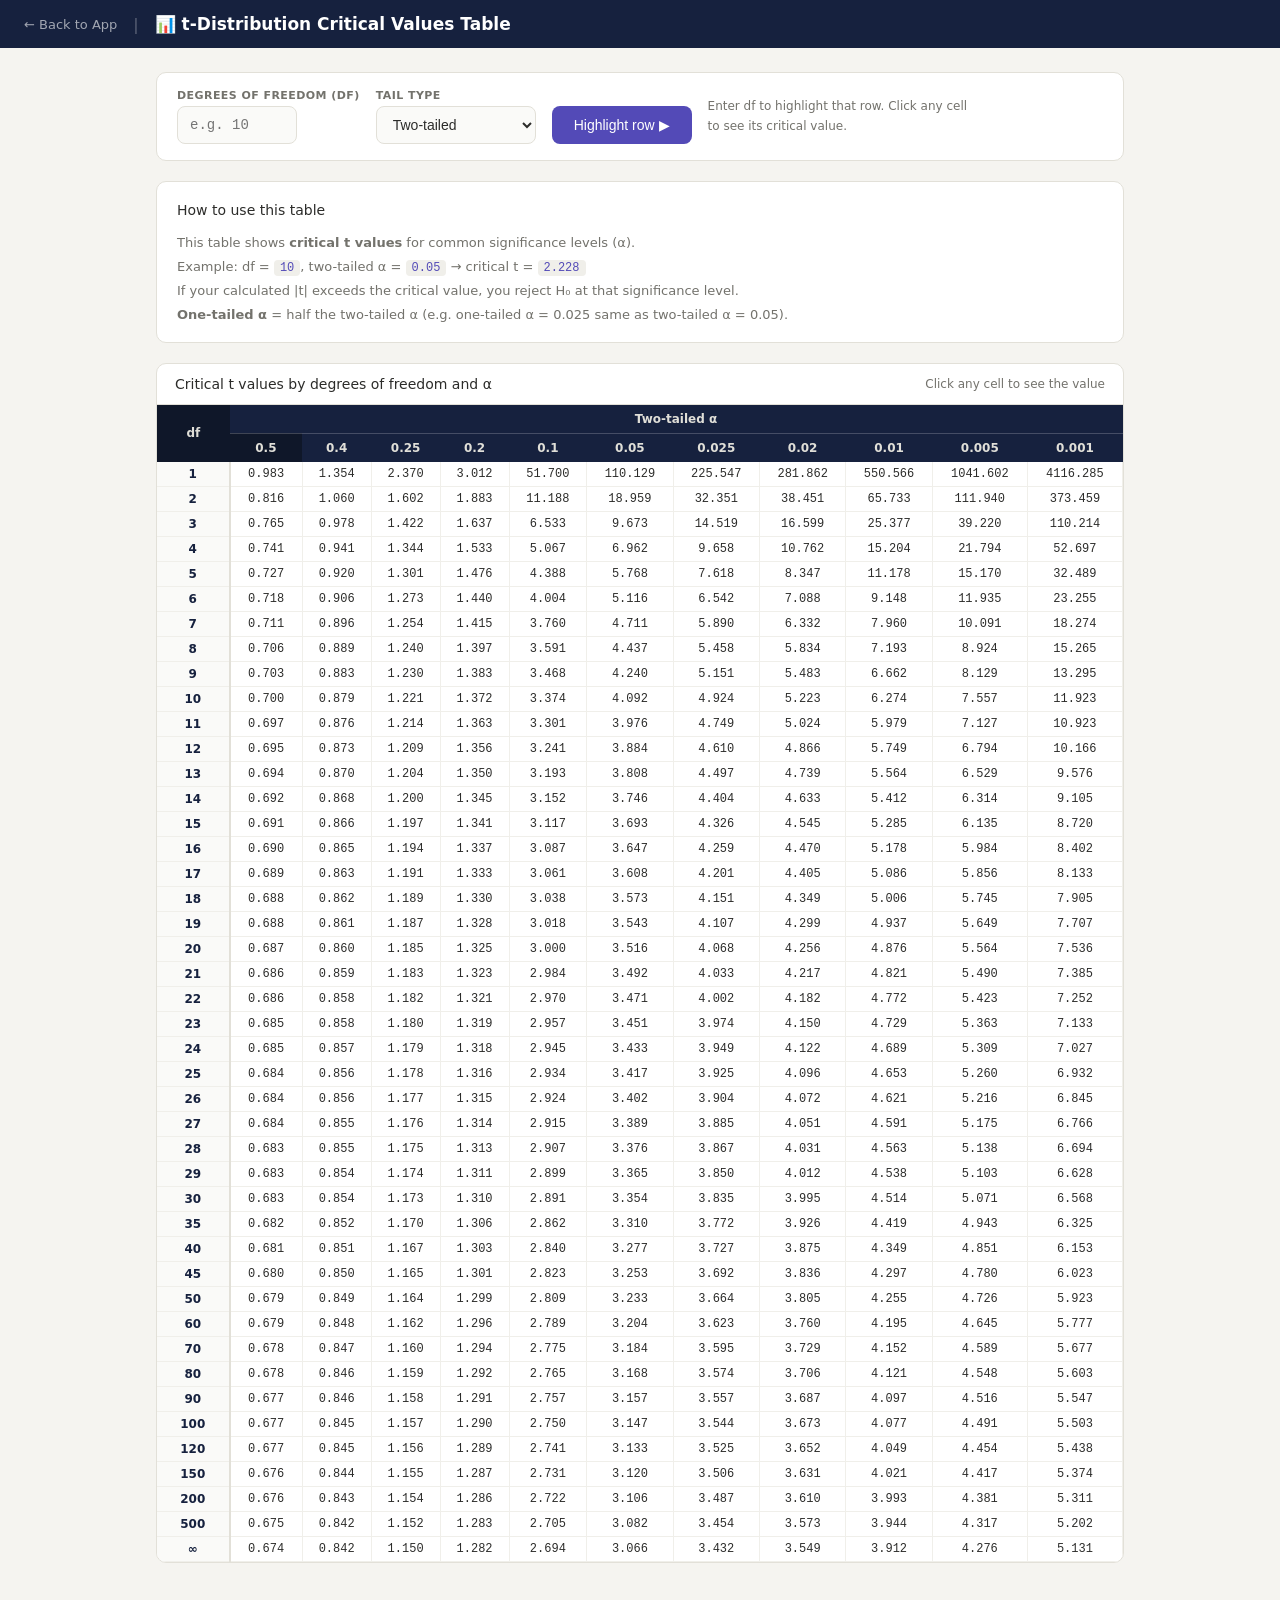
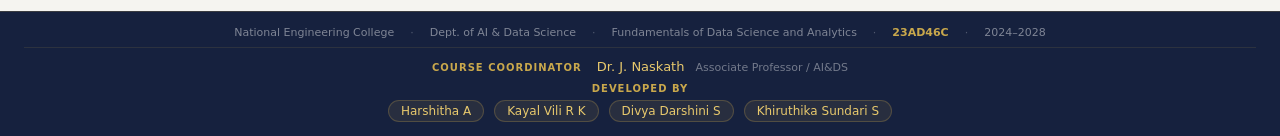
<file: stats_app_clean/web_client/ttable.html>
<!DOCTYPE html>
<html lang="en">
<head>
<meta charset="UTF-8"/>
<meta name="viewport" content="width=device-width, initial-scale=1.0"/>
<title>t-Distribution Table — Statistics Calculator</title>
<style>
*, *::before, *::after { box-sizing: border-box; margin: 0; padding: 0; }
:root {
  --primary: #534AB7; --prilight: #EEEDFE;
  --teal: #1D9E75; --red: #E24B4A;
  --bg: #f5f4f0; --card: #ffffff; --border: #e2e0d8;
  --text: #2c2c2a; --text2: #73726c; --radius: 10px;
}
body { font-family: system-ui,-apple-system,'Segoe UI',sans-serif; background:var(--bg); color:var(--text); min-height:100vh; }
.header { background:#16213e; color:#fff; padding:14px 24px; display:flex; align-items:center; gap:16px; flex-wrap:wrap; }
.header a { color:rgba(255,255,255,0.6); text-decoration:none; font-size:13px; }
.header a:hover { color:#fff; }
.header h1 { font-size:17px; font-weight:600; }
.sep { color:rgba(255,255,255,0.3); }
.page { max-width:1000px; margin:0 auto; padding:24px 16px; }
.controls { background:var(--card); border:1px solid var(--border); border-radius:var(--radius); padding:16px 20px; margin-bottom:20px; display:flex; gap:16px; flex-wrap:wrap; align-items:flex-end; }
.ctrl-group { display:flex; flex-direction:column; gap:4px; }
.ctrl-group label { font-size:11px; font-weight:600; color:var(--text2); text-transform:uppercase; letter-spacing:.04em; }
.ctrl-group input, .ctrl-group select { height:38px; border:1px solid var(--border); border-radius:8px; padding:0 12px; font-size:14px; background:#fafaf8; color:var(--text); }
.ctrl-group input { width:120px; font-family:'Courier New',monospace; }
.ctrl-group select { width:160px; }
.ctrl-group input:focus, .ctrl-group select:focus { outline:none; border-color:var(--primary); }
.btn { height:38px; padding:0 22px; background:var(--primary); color:#fff; border:none; border-radius:8px; cursor:pointer; font-size:14px; font-weight:500; }
.btn:hover { background:#3c34a0; }
.result-banner { display:none; background:var(--prilight); border:1px solid #CECBF6; border-radius:8px; padding:12px 18px; margin-bottom:18px; font-size:14px; color:#3C3489; line-height:1.8; }
.result-banner.show { display:block; }
.info-box { background:var(--card); border:1px solid var(--border); border-radius:var(--radius); padding:16px 20px; font-size:13px; line-height:1.8; color:var(--text2); margin-bottom:20px; }
.info-box h3 { font-size:14px; font-weight:500; color:var(--text); margin-bottom:8px; }
.info-box code { background:#f0efea; padding:1px 6px; border-radius:4px; font-family:'Courier New',monospace; font-size:12px; color:var(--primary); }
.table-card { background:var(--card); border:1px solid var(--border); border-radius:var(--radius); overflow:hidden; margin-bottom:24px; }
.table-title { padding:12px 18px; border-bottom:1px solid var(--border); font-size:14px; font-weight:500; display:flex; align-items:center; justify-content:space-between; flex-wrap:wrap; gap:8px; }
.table-title span { font-size:12px; color:var(--text2); font-weight:400; }
.tbl-wrap { overflow-x:auto; }
table.ttable { border-collapse:collapse; font-size:12px; width:100%; min-width:700px; }
table.ttable th { background:#16213e; color:#e0dfd8; padding:7px 10px; text-align:center; font-weight:600; font-size:12px; }
table.ttable th:first-child { background:#0f1729; min-width:60px; }
table.ttable td { padding:5px 10px; text-align:center; border-bottom:1px solid #f0efea; border-right:1px solid #f0efea; font-family:'Courier New',monospace; font-size:12px; cursor:pointer; transition:background .1s; }
table.ttable tr:hover td { background:#f5f4ff; }
table.ttable td:first-child { background:#fafaf8; font-weight:600; color:#16213e; font-family:system-ui,sans-serif; font-size:12px; position:sticky; left:0; border-right:2px solid var(--border); }
table.ttable td.highlight { background:var(--primary)!important; color:#fff!important; font-weight:700; }
table.ttable td.row-hl { background:#f0f0ff; }
table.ttable tr.inf-row td { background:#fafaf8; color:var(--text2); font-style:italic; }
</style>
</head>
<body>
<div class="header">
  <a href="index.html">← Back to App</a>
  <span class="sep">|</span>
  <h1>📊 t-Distribution Critical Values Table</h1>
</div>

<div class="page">

  <div class="controls">
    <div class="ctrl-group">
      <label>Degrees of freedom (df)</label>
      <input type="number" id="df-input" min="1" max="200" placeholder="e.g. 10" value=""/>
    </div>
    <div class="ctrl-group">
      <label>Tail type</label>
      <select id="tail-select">
        <option value="two">Two-tailed</option>
        <option value="one">One-tailed</option>
      </select>
    </div>
    <button class="btn" onclick="highlightDF()">Highlight row ▶</button>
    <div style="font-size:12px;color:var(--text2);align-self:center;max-width:260px;line-height:1.6;">
      Enter df to highlight that row. Click any cell to see its critical value.
    </div>
  </div>

  <div class="result-banner" id="result-banner"></div>

  <div class="info-box">
    <h3>How to use this table</h3>
    This table shows <strong>critical t values</strong> for common significance levels (α).<br>
    Example: df = <code>10</code>, two-tailed α = <code>0.05</code> → critical t = <code>2.228</code><br>
    If your calculated |t| exceeds the critical value, you reject H₀ at that significance level.<br>
    <strong>One-tailed α</strong> = half the two-tailed α (e.g. one-tailed α = 0.025 same as two-tailed α = 0.05).
  </div>

  <div class="table-card">
    <div class="table-title">
      Critical t values by degrees of freedom and α
      <span>Click any cell to see the value</span>
    </div>
    <div class="tbl-wrap">
      <table class="ttable" id="ttable"></table>
    </div>
  </div>

</div>

<script>
// t-distribution inverse CDF (percent-point function) approximation
// Uses the algorithm from Abramowitz & Stegun
function tCritical(p, df) {
  // p = two-tailed alpha, returns critical t value
  // Using iterative approach based on incomplete beta function
  const alpha = p / 2; // one-tailed
  if (df >= 1000) {
    // Normal approximation for large df
    return zCritical(alpha);
  }
  // Cornish-Fisher expansion for t-distribution
  const x = zCritical(alpha);
  const g1 = (x * x * x + x) / 4;
  const g2 = (5 * Math.pow(x, 5) + 16 * Math.pow(x, 3) + 3 * x) / 96;
  const g3 = (3 * Math.pow(x, 7) + 19 * Math.pow(x, 5) + 17 * Math.pow(x, 3) - 15 * x) / 384;
  const g4 = (79 * Math.pow(x, 9) + 776 * Math.pow(x, 7) + 1482 * Math.pow(x, 5) - 1920 * Math.pow(x, 3) - 945 * x) / 92160;
  return x + g1 / df + g2 / (df * df) + g3 / (df * df * df) + g4 / (df * df * df * df);
}

function zCritical(alpha) {
  // Inverse normal CDF using rational approximation (Beasley-Springer-Moro)
  const p = alpha;
  const a = [2.50662823884, -18.61500062529, 41.39119773534, -25.44106049637];
  const b = [-8.47351093090, 23.08336743743, -21.06224101826, 3.13082909833];
  const c = [0.3374754822726147, 0.9761690190917186, 0.1607979714918209,
             0.0276438810333863, 0.0038405729373609, 0.0003951896511349,
             0.0000321767881768, 0.0000002888167364, 0.0000003960315187];
  let r, x;
  if (p > 0.08 && p < 0.92) {
    r = p - 0.5;
    const r2 = r * r;
    x = r * (((a[3] * r2 + a[2]) * r2 + a[1]) * r2 + a[0]) /
          ((((b[3] * r2 + b[2]) * r2 + b[1]) * r2 + b[0]) * r2 + 1);
  } else {
    r = p < 0.5 ? Math.sqrt(-Math.log(p)) : Math.sqrt(-Math.log(1 - p));
    x = c[0] + r * (c[1] + r * (c[2] + r * (c[3] + r * (c[4] + r * (c[5] + r * (c[6] + r * (c[7] + r * c[8])))))));
    if (p < 0.5) x = -x;
  }
  return -x;
}

// Alpha levels (two-tailed)
const ALPHAS_TWO = [0.50, 0.40, 0.25, 0.20, 0.10, 0.05, 0.025, 0.02, 0.01, 0.005, 0.001];
const ALPHAS_ONE = ALPHAS_TWO.map(a => a / 2);

// df values
const DFS = [1,2,3,4,5,6,7,8,9,10,11,12,13,14,15,16,17,18,19,20,
             21,22,23,24,25,26,27,28,29,30,35,40,45,50,60,70,80,90,100,120,150,200,500,1000];

// Build table
const table = document.getElementById('ttable');

// Header
const thead = document.createElement('thead');
const hrow1 = document.createElement('tr');
const hrow2 = document.createElement('tr');

const thDF = document.createElement('th');
thDF.textContent = 'df';
thDF.rowSpan = 2;
thDF.style.verticalAlign = 'middle';
hrow1.appendChild(thDF);

const thTwo = document.createElement('th');
thTwo.textContent = 'Two-tailed α';
thTwo.colSpan = ALPHAS_TWO.length;
thTwo.style.borderBottom = '1px solid rgba(255,255,255,0.2)';
hrow1.appendChild(thTwo);

ALPHAS_TWO.forEach(a => {
  const th = document.createElement('th');
  th.textContent = a.toFixed(3).replace(/\.?0+$/, '') || a.toString();
  hrow2.appendChild(th);
});

thead.appendChild(hrow1);
thead.appendChild(hrow2);
table.appendChild(thead);

// Body
const tbody = document.createElement('tbody');
DFS.forEach(df => {
  const tr = document.createElement('tr');
  tr.dataset.df = df;

  const tdLabel = document.createElement('td');
  tdLabel.textContent = df >= 1000 ? '∞' : df;
  tr.appendChild(tdLabel);

  ALPHAS_TWO.forEach((alpha, ai) => {
    const t   = tCritical(alpha, df);
    const td  = document.createElement('td');
    td.textContent  = t.toFixed(3);
    td.dataset.t    = t.toFixed(3);
    td.dataset.df   = df;
    td.dataset.alpha = alpha;
    td.title = `df=${df}, α=${alpha} (two-tailed) → t = ${t.toFixed(3)}`;
    td.addEventListener('click', () => showCell(df, alpha, t));
    tr.appendChild(td);
  });

  tbody.appendChild(tr);
});
table.appendChild(tbody);

function showCell(df, alpha, t) {
  const banner = document.getElementById('result-banner');
  banner.classList.add('show');
  banner.innerHTML = `
    df = <strong>${df}</strong>, two-tailed α = <strong>${alpha}</strong>
    → critical t = <strong>${t.toFixed(3)}</strong><br>
    One-tailed α = <strong>${(alpha/2).toFixed(4)}</strong>. 
    Reject H₀ if |t_calculated| ≥ <strong>${t.toFixed(3)}</strong>.`;
  clearHighlights();
  document.querySelectorAll(`#ttable tbody tr[data-df="${df}"] td`).forEach(td => {
    td.classList.add('row-hl');
  });
  document.querySelectorAll(`#ttable tbody td[data-df="${df}"][data-alpha="${alpha}"]`).forEach(td => {
    td.classList.remove('row-hl');
    td.classList.add('highlight');
  });
}

function clearHighlights() {
  document.querySelectorAll('#ttable .highlight, #ttable .row-hl').forEach(el => {
    el.classList.remove('highlight','row-hl');
  });
}

function highlightDF() {
  const df = parseInt(document.getElementById('df-input').value);
  if (!df || df < 1) return;
  clearHighlights();
  // Find closest df
  const match = DFS.reduce((a,b) => Math.abs(b-df)<Math.abs(a-df)?b:a);
  document.querySelectorAll(`#ttable tbody tr[data-df="${match}"] td`).forEach(td => {
    td.classList.add('row-hl');
  });
  const row = document.querySelector(`#ttable tbody tr[data-df="${match}"]`);
  if (row) row.scrollIntoView({ behavior:'smooth', block:'center' });
  const banner = document.getElementById('result-banner');
  banner.classList.add('show');
  banner.innerHTML = `Showing critical values for df = <strong>${match}</strong>${match !== df ? ` (closest to your input of ${df})` : ''}.
    Read across the row for different α levels.`;
}

document.getElementById('df-input').addEventListener('keydown', e => {
  if (e.key === 'Enter') highlightDF();
});
</script>


<div style="background:#16213e;border-top:1px solid rgba(201,168,76,0.2);padding:14px 24px;text-align:center;">
  <!-- College info -->
  <div style="display:flex;gap:16px;justify-content:center;flex-wrap:wrap;margin-bottom:8px;padding-bottom:8px;border-bottom:1px solid rgba(201,168,76,0.12);">
    <span style="font-size:11px;color:rgba(255,255,255,0.45);">National Engineering College</span>
    <span style="font-size:11px;color:rgba(255,255,255,0.25);">·</span>
    <span style="font-size:11px;color:rgba(255,255,255,0.45);">Dept. of AI &amp; Data Science</span>
    <span style="font-size:11px;color:rgba(255,255,255,0.25);">·</span>
    <span style="font-size:11px;color:rgba(255,255,255,0.45);">Fundamentals of Data Science and Analytics</span>
    <span style="font-size:11px;color:rgba(255,255,255,0.25);">·</span>
    <span style="font-size:11px;color:#c9a84c;font-weight:600;">23AD46C</span>
    <span style="font-size:11px;color:rgba(255,255,255,0.25);">·</span>
    <span style="font-size:11px;color:rgba(255,255,255,0.45);">2024–2028</span>
  </div>
  <!-- Coordinator -->
  <div style="margin-bottom:8px;">
    <span style="font-size:10px;color:#c9a84c;font-weight:600;text-transform:uppercase;letter-spacing:.1em;">Course Coordinator</span>
    &nbsp;
    <span style="font-size:13px;color:#e8c96d;font-weight:500;">Dr. J. Naskath</span>
    <span style="font-size:11px;color:rgba(255,255,255,0.4);margin-left:6px;">Associate Professor / AI&DS</span>
  </div>
  <!-- Developed by -->
  <div style="font-size:10px;color:#c9a84c;font-weight:600;text-transform:uppercase;letter-spacing:.1em;margin-bottom:6px;">Developed By</div>
  <div style="display:flex;gap:10px;justify-content:center;flex-wrap:wrap;">
    <span style="background:rgba(201,168,76,0.1);border:1px solid rgba(201,168,76,0.25);border-radius:20px;padding:3px 12px;font-size:12px;color:#e8c96d;font-weight:500;">Harshitha A</span>
    <span style="background:rgba(201,168,76,0.1);border:1px solid rgba(201,168,76,0.25);border-radius:20px;padding:3px 12px;font-size:12px;color:#e8c96d;font-weight:500;">Kayal Vili R K</span>
    <span style="background:rgba(201,168,76,0.1);border:1px solid rgba(201,168,76,0.25);border-radius:20px;padding:3px 12px;font-size:12px;color:#e8c96d;font-weight:500;">Divya Darshini S</span>
    <span style="background:rgba(201,168,76,0.1);border:1px solid rgba(201,168,76,0.25);border-radius:20px;padding:3px 12px;font-size:12px;color:#e8c96d;font-weight:500;">Khiruthika Sundari S</span>
  </div>
</div>
</body>
</html>
</file>
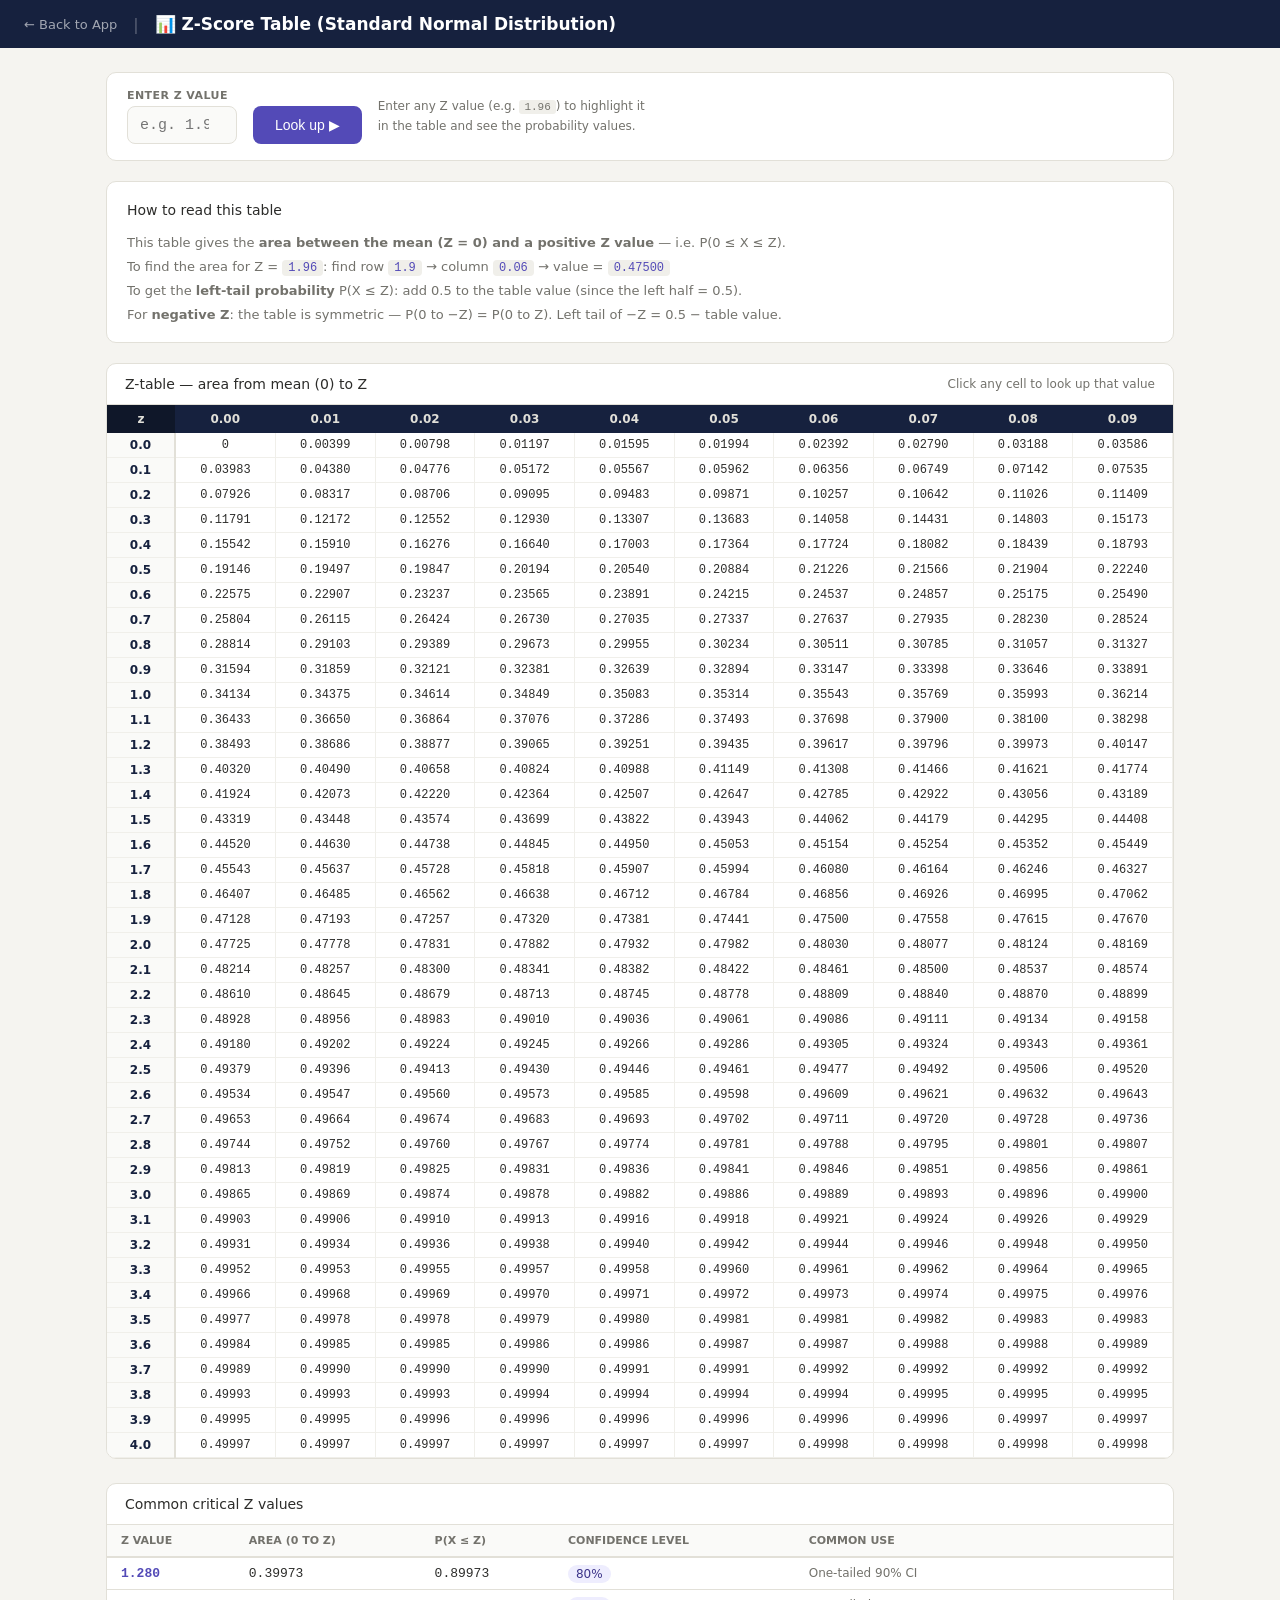
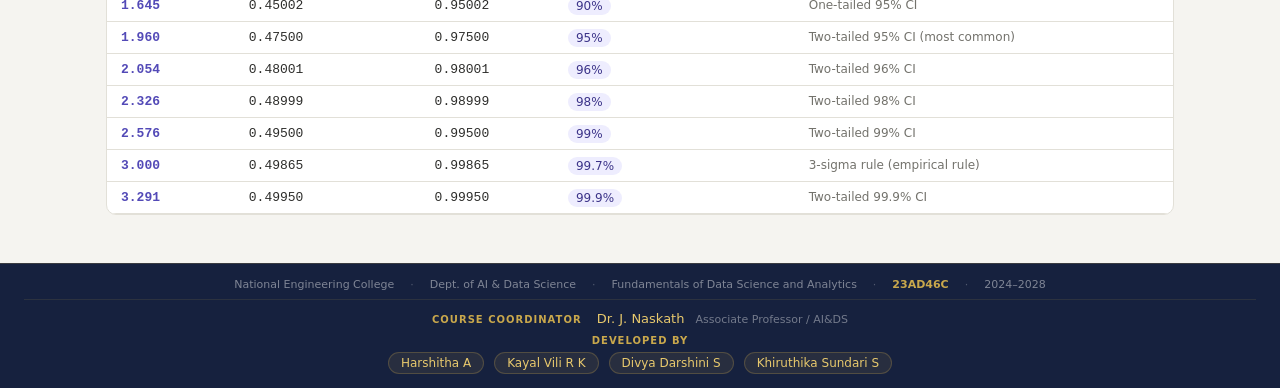
<file: stats_app_clean/web_client/ztable.html>
<!DOCTYPE html>
<html lang="en">
<head>
<meta charset="UTF-8"/>
<meta name="viewport" content="width=device-width, initial-scale=1.0"/>
<title>Z-Score Table — Statistics Calculator</title>
<style>
*, *::before, *::after { box-sizing: border-box; margin: 0; padding: 0; }
:root {
  --primary: #534AB7;
  --prilight: #EEEDFE;
  --teal: #1D9E75;
  --teallight: #edfaf4;
  --red: #E24B4A;
  --amber: #BA7517;
  --bg: #f5f4f0;
  --card: #ffffff;
  --border: #e2e0d8;
  --text: #2c2c2a;
  --text2: #73726c;
  --radius: 10px;
}
body {
  font-family: system-ui, -apple-system, 'Segoe UI', sans-serif;
  background: var(--bg);
  color: var(--text);
  min-height: 100vh;
}

/* ── header ─────────────────────────────────────── */
.header {
  background: #16213e;
  color: #fff;
  padding: 14px 24px;
  display: flex;
  align-items: center;
  gap: 16px;
  flex-wrap: wrap;
}
.header a {
  color: rgba(255,255,255,0.6);
  text-decoration: none;
  font-size: 13px;
}
.header a:hover { color: #fff; }
.header h1 { font-size: 17px; font-weight: 600; color: #fff; }
.header .sep { color: rgba(255,255,255,0.3); }

/* ── layout ─────────────────────────────────────── */
.page { max-width: 1100px; margin: 0 auto; padding: 24px 16px; }

/* ── controls ───────────────────────────────────── */
.controls {
  background: var(--card);
  border: 1px solid var(--border);
  border-radius: var(--radius);
  padding: 16px 20px;
  margin-bottom: 20px;
  display: flex;
  gap: 16px;
  flex-wrap: wrap;
  align-items: flex-end;
}
.ctrl-group { display: flex; flex-direction: column; gap: 4px; }
.ctrl-group label {
  font-size: 11px;
  font-weight: 600;
  color: var(--text2);
  text-transform: uppercase;
  letter-spacing: .04em;
}
.ctrl-group input[type=number] {
  width: 110px;
  height: 38px;
  border: 1px solid var(--border);
  border-radius: 8px;
  padding: 0 12px;
  font-size: 15px;
  font-weight: 500;
  font-family: 'Courier New', monospace;
  background: #fafaf8;
  color: var(--text);
}
.ctrl-group input:focus { outline: none; border-color: var(--primary); }
.btn-lookup {
  height: 38px;
  padding: 0 22px;
  background: var(--primary);
  color: #fff;
  border: none;
  border-radius: 8px;
  cursor: pointer;
  font-size: 14px;
  font-weight: 500;
  transition: background .13s;
}
.btn-lookup:hover { background: #3c34a0; }

/* ── result banner ──────────────────────────────── */
.result-banner {
  display: none;
  background: var(--prilight);
  border: 1px solid #CECBF6;
  border-radius: 8px;
  padding: 12px 18px;
  margin-bottom: 18px;
  font-size: 14px;
  color: #3C3489;
  line-height: 1.8;
}
.result-banner.show { display: block; }
.result-banner strong { font-weight: 600; }

/* ── metrics ────────────────────────────────────── */
.metrics {
  display: none;
  flex-wrap: wrap;
  gap: 10px;
  margin-bottom: 20px;
}
.metrics.show { display: flex; }
.metric {
  background: var(--card);
  border: 1px solid var(--border);
  border-left: 3px solid var(--primary);
  border-radius: var(--radius);
  padding: 12px 16px;
  min-width: 150px;
}
.metric .m-lbl { font-size: 11px; color: var(--text2); margin-bottom: 3px; }
.metric .m-val { font-size: 20px; font-weight: 500; }

/* ── table card ─────────────────────────────────── */
.table-card {
  background: var(--card);
  border: 1px solid var(--border);
  border-radius: var(--radius);
  overflow: hidden;
  margin-bottom: 24px;
}
.table-title {
  padding: 12px 18px;
  border-bottom: 1px solid var(--border);
  font-size: 14px;
  font-weight: 500;
  display: flex;
  align-items: center;
  justify-content: space-between;
  flex-wrap: wrap;
  gap: 8px;
}
.table-title span { font-size: 12px; color: var(--text2); font-weight: 400; }
.tbl-wrap { overflow-x: auto; }

/* ── Z table ────────────────────────────────────── */
table.ztable {
  border-collapse: collapse;
  font-size: 12px;
  width: 100%;
  min-width: 600px;
}
table.ztable th {
  background: #16213e;
  color: #e0dfd8;
  padding: 7px 10px;
  text-align: center;
  font-weight: 600;
  font-size: 12px;
  position: sticky;
  top: 0;
  z-index: 2;
}
table.ztable th:first-child {
  background: #0f1729;
  min-width: 46px;
}
table.ztable td {
  padding: 5px 8px;
  text-align: center;
  border-bottom: 1px solid #f0efea;
  border-right: 1px solid #f0efea;
  font-family: 'Courier New', monospace;
  font-size: 12px;
  transition: background .1s;
  cursor: pointer;
}
table.ztable tr:hover td { background: #f5f4ff; }
table.ztable td:first-child {
  background: #fafaf8;
  font-weight: 600;
  color: #16213e;
  font-family: system-ui, sans-serif;
  font-size: 12px;
  position: sticky;
  left: 0;
  border-right: 2px solid var(--border);
}
table.ztable td.highlight {
  background: var(--primary) !important;
  color: #fff !important;
  font-weight: 700;
  border-radius: 3px;
}
table.ztable td.row-hl { background: #f0f0ff; }
table.ztable td.col-hl { background: #f0f0ff; }
table.ztable td.first-hl {
  background: #e8e7ff !important;
  color: #16213e;
}

/* ── info box ───────────────────────────────────── */
.info-box {
  background: var(--card);
  border: 1px solid var(--border);
  border-radius: var(--radius);
  padding: 16px 20px;
  font-size: 13px;
  line-height: 1.8;
  color: var(--text2);
  margin-bottom: 20px;
}
.info-box h3 { font-size: 14px; font-weight: 500; color: var(--text); margin-bottom: 8px; }
.info-box code {
  background: #f0efea;
  padding: 1px 6px;
  border-radius: 4px;
  font-family: 'Courier New', monospace;
  font-size: 12px;
  color: var(--primary);
}

/* ── diagram ────────────────────────────────────── */
.diagram-row {
  display: grid;
  grid-template-columns: 1fr 1fr;
  gap: 14px;
  margin-bottom: 20px;
}
@media(max-width:640px) { .diagram-row { grid-template-columns: 1fr; } }
.diagram-card {
  background: var(--card);
  border: 1px solid var(--border);
  border-radius: var(--radius);
  padding: 16px;
}
.diagram-card h4 { font-size: 13px; font-weight: 500; margin-bottom: 10px; }
canvas.dist-canvas { width: 100%; height: 120px; display: block; }
</style>
</head>
<body>

<div class="header">
  <a href="index.html">← Back to App</a>
  <span class="sep">|</span>
  <h1>📊 Z-Score Table (Standard Normal Distribution)</h1>
</div>

<div class="page">

  <!-- LOOKUP TOOL -->
  <div class="controls">
    <div class="ctrl-group">
      <label>Enter Z value</label>
      <input type="number" id="z-input" step="0.01" min="-4" max="4" placeholder="e.g. 1.96" value=""/>
    </div>
    <button class="btn-lookup" onclick="lookup()">Look up ▶</button>
    <div style="font-size:12px;color:var(--text2);align-self:center;max-width:280px;line-height:1.6;">
      Enter any Z value (e.g. <code style="font-size:11px;background:#f0efea;padding:1px 5px;border-radius:3px">1.96</code>) to highlight it in the table and see the probability values.
    </div>
  </div>

  <!-- RESULT BANNER -->
  <div class="result-banner" id="result-banner"></div>

  <!-- METRICS -->
  <div class="metrics" id="metrics">
    <div class="metric"><div class="m-lbl">Z value</div><div class="m-val" id="m-z">—</div></div>
    <div class="metric"><div class="m-lbl">Area (0 to Z)</div><div class="m-val" id="m-area">—</div></div>
    <div class="metric"><div class="m-lbl">P(X ≤ Z) — left tail</div><div class="m-val" id="m-left">—</div></div>
    <div class="metric"><div class="m-lbl">P(X > Z) — right tail</div><div class="m-val" id="m-right">—</div></div>
    <div class="metric"><div class="m-lbl">Percentile</div><div class="m-val" id="m-pct">—</div></div>
  </div>

  <!-- HOW TO READ -->
  <div class="info-box">
    <h3>How to read this table</h3>
    This table gives the <strong>area between the mean (Z = 0) and a positive Z value</strong> — i.e. P(0 ≤ X ≤ Z).<br>
    To find the area for Z = <code>1.96</code>: find row <code>1.9</code> → column <code>0.06</code> → value = <code>0.47500</code><br>
    To get the <strong>left-tail probability</strong> P(X ≤ Z): add 0.5 to the table value (since the left half = 0.5).<br>
    For <strong>negative Z</strong>: the table is symmetric — P(0 to −Z) = P(0 to Z). Left tail of −Z = 0.5 − table value.
  </div>

  <!-- TABLE -->
  <div class="table-card">
    <div class="table-title">
      Z-table — area from mean (0) to Z
      <span>Click any cell to look up that value</span>
    </div>
    <div class="tbl-wrap">
      <table class="ztable" id="ztable"></table>
    </div>
  </div>

  <!-- COMMON VALUES -->
  <div class="table-card">
    <div class="table-title">Common critical Z values</div>
    <div class="tbl-wrap">
      <table style="width:100%;border-collapse:collapse;font-size:13px;">
        <thead>
          <tr style="background:#fafaf8;">
            <th style="padding:9px 14px;text-align:left;border-bottom:2px solid var(--border);font-size:11px;font-weight:600;color:var(--text2);text-transform:uppercase;">Z value</th>
            <th style="padding:9px 14px;text-align:left;border-bottom:2px solid var(--border);font-size:11px;font-weight:600;color:var(--text2);text-transform:uppercase;">Area (0 to Z)</th>
            <th style="padding:9px 14px;text-align:left;border-bottom:2px solid var(--border);font-size:11px;font-weight:600;color:var(--text2);text-transform:uppercase;">P(X ≤ Z)</th>
            <th style="padding:9px 14px;text-align:left;border-bottom:2px solid var(--border);font-size:11px;font-weight:600;color:var(--text2);text-transform:uppercase;">Confidence level</th>
            <th style="padding:9px 14px;text-align:left;border-bottom:2px solid var(--border);font-size:11px;font-weight:600;color:var(--text2);text-transform:uppercase;">Common use</th>
          </tr>
        </thead>
        <tbody id="common-tbody"></tbody>
      </table>
    </div>
  </div>

</div>

<script>
// ── Generate Z table data ────────────────────────────────────
function normalCDF(z) {
  const t = 1 / (1 + 0.2316419 * Math.abs(z));
  const d = 0.3989423 * Math.exp(-z * z / 2);
  const p = d * t * (0.3193815 + t * (-0.3565638 + t * (1.7814779 + t * (-1.8212560 + t * 1.3302744))));
  return z > 0 ? 1 - p : p;
}

// Area from 0 to z (the value in the standard Z table)
function areaFromMean(z) {
  return normalCDF(z) - 0.5;
}

function fmt5(v) { return Math.abs(v) < 0.00001 ? '0' : v.toFixed(5); }

// Z rows: 0.0 to 4.0 in steps of 0.1
const rows = [];
for (let r = 0; r <= 40; r++) rows.push(+(r / 10).toFixed(1));

// Z cols: 0.00 to 0.09
const cols = [0.00, 0.01, 0.02, 0.03, 0.04, 0.05, 0.06, 0.07, 0.08, 0.09];

// Build the table
const table = document.getElementById('ztable');

// Header row
const thead = document.createElement('thead');
const hrow  = document.createElement('tr');
const thZ   = document.createElement('th');
thZ.textContent = 'z';
hrow.appendChild(thZ);
cols.forEach(c => {
  const th = document.createElement('th');
  th.textContent = c.toFixed(2);
  hrow.appendChild(th);
});
thead.appendChild(hrow);
table.appendChild(thead);

// Body
const tbody = document.createElement('tbody');
rows.forEach(r => {
  const tr = document.createElement('tr');
  tr.dataset.row = r;

  const tdLabel = document.createElement('td');
  tdLabel.textContent = r.toFixed(1);
  tr.appendChild(tdLabel);

  cols.forEach(c => {
    const zVal = +(r + c).toFixed(2);
    const area = areaFromMean(zVal);
    const td   = document.createElement('td');
    td.textContent    = fmt5(area);
    td.dataset.z      = zVal;
    td.dataset.col    = c.toFixed(2);
    td.title          = `Z = ${zVal.toFixed(2)}  →  area = ${fmt5(area)}`;
    td.addEventListener('click', () => {
      document.getElementById('z-input').value = zVal.toFixed(2);
      lookup();
    });
    tr.appendChild(td);
  });

  tbody.appendChild(tr);
});
table.appendChild(tbody);

// ── Common critical values ───────────────────────────────────
const COMMON = [
  { z: 1.28, conf: '80%',  use: 'One-tailed 90% CI' },
  { z: 1.645,conf: '90%',  use: 'One-tailed 95% CI' },
  { z: 1.96, conf: '95%',  use: 'Two-tailed 95% CI (most common)' },
  { z: 2.054,conf: '96%',  use: 'Two-tailed 96% CI' },
  { z: 2.326,conf: '98%',  use: 'Two-tailed 98% CI' },
  { z: 2.576,conf: '99%',  use: 'Two-tailed 99% CI' },
  { z: 3.0,  conf: '99.7%',use: '3-sigma rule (empirical rule)' },
  { z: 3.291,conf: '99.9%',use: 'Two-tailed 99.9% CI' },
];

const ctbody = document.getElementById('common-tbody');
COMMON.forEach(cv => {
  const area  = areaFromMean(cv.z);
  const left  = normalCDF(cv.z);
  const tr    = document.createElement('tr');
  tr.style.cursor = 'pointer';
  tr.style.borderBottom = '1px solid var(--border)';
  tr.innerHTML = `
    <td style="padding:8px 14px;font-family:monospace;font-weight:600;color:var(--primary)">${cv.z.toFixed(3)}</td>
    <td style="padding:8px 14px;font-family:monospace">${fmt5(area)}</td>
    <td style="padding:8px 14px;font-family:monospace">${left.toFixed(5)}</td>
    <td style="padding:8px 14px"><span style="background:var(--prilight);color:#3C3489;padding:2px 8px;border-radius:10px;font-size:12px;font-weight:500">${cv.conf}</span></td>
    <td style="padding:8px 14px;font-size:12px;color:var(--text2)">${cv.use}</td>`;
  tr.addEventListener('click', () => {
    document.getElementById('z-input').value = cv.z.toFixed(3);
    lookup();
  });
  ctbody.appendChild(tr);
});

// ── Lookup function ──────────────────────────────────────────
let lastHighlightedCells = [];

function lookup() {
  const raw = document.getElementById('z-input').value.trim();
  if (raw === '') return;
  const z = parseFloat(raw);
  if (isNaN(z)) return;

  const absZ    = Math.abs(z);
  const area    = areaFromMean(absZ);
  const leftP   = normalCDF(z);
  const rightP  = 1 - leftP;
  const pct     = leftP * 100;

  // Find matching row and col
  const rowVal  = Math.floor(absZ * 10) / 10;
  const colVal  = +(absZ - rowVal).toFixed(2);
  // clamp
  const rowKey  = Math.min(rowVal, 4.0).toFixed(1);
  const colKey  = Math.min(colVal, 0.09).toFixed(2);

  // Clear previous highlights
  lastHighlightedCells.forEach(el => {
    el.classList.remove('highlight', 'row-hl', 'col-hl', 'first-hl');
  });
  lastHighlightedCells = [];

  // Highlight matching row
  document.querySelectorAll('#ztable tbody tr').forEach(tr => {
    if (tr.dataset.row === rowKey) {
      tr.querySelectorAll('td').forEach((td, i) => {
        if (i === 0) {
          td.classList.add('first-hl');
        } else {
          td.classList.add('row-hl');
        }
        lastHighlightedCells.push(td);
      });
    }
  });

  // Highlight matching col header
  const colIndex = cols.findIndex(c => c.toFixed(2) === colKey);
  if (colIndex >= 0) {
    document.querySelectorAll('#ztable thead th').forEach((th, i) => {
      if (i === colIndex + 1) {
        th.style.background = '#7F77DD';
        lastHighlightedCells.push(th);
      }
    });
  }

  // Highlight the exact cell
  document.querySelectorAll('#ztable tbody td').forEach(td => {
    if (td.dataset.z === absZ.toFixed(2) ||
        (Math.abs(parseFloat(td.dataset.z) - absZ) < 0.005)) {
      td.classList.remove('row-hl');
      td.classList.add('highlight');
      lastHighlightedCells.push(td);
      td.scrollIntoView({ behavior: 'smooth', block: 'center' });
    }
  });

  // Show result banner
  const banner = document.getElementById('result-banner');
  banner.classList.add('show');
  banner.innerHTML = `
    Z = <strong>${z >= 0 ? '+' : ''}${z.toFixed(2)}</strong>
    &nbsp;→&nbsp; Area from mean = <strong>${fmt5(area)}</strong>
    &nbsp;|&nbsp; P(X ≤ Z) = <strong>${leftP.toFixed(5)}</strong>
    &nbsp;|&nbsp; P(X > Z) = <strong>${rightP.toFixed(5)}</strong>
    &nbsp;|&nbsp; Percentile = <strong>${pct.toFixed(2)}th</strong>
    ${z < 0 ? '<br><em style="font-size:12px">Negative Z: table is symmetric — area shown is for |Z| = ' + absZ.toFixed(2) + '</em>' : ''}`;

  // Show metrics
  document.getElementById('metrics').classList.add('show');
  document.getElementById('m-z').textContent    = z.toFixed(2);
  document.getElementById('m-area').textContent = fmt5(area);
  document.getElementById('m-left').textContent = leftP.toFixed(5);
  document.getElementById('m-right').textContent= rightP.toFixed(5);
  document.getElementById('m-pct').textContent  = pct.toFixed(2) + 'th';
}

// Allow Enter key to trigger lookup
document.getElementById('z-input').addEventListener('keydown', e => {
  if (e.key === 'Enter') lookup();
});

// Restore col header highlights on re-render
window._restoreColHL = function(colKey) {
  const colIndex = cols.findIndex(c => c.toFixed(2) === colKey);
  document.querySelectorAll('#ztable thead th').forEach((th, i) => {
    if (i === colIndex + 1) th.style.background = '#7F77DD';
  });
};
</script>


<div style="background:#16213e;border-top:1px solid rgba(201,168,76,0.2);padding:14px 24px;text-align:center;">
  <!-- College info -->
  <div style="display:flex;gap:16px;justify-content:center;flex-wrap:wrap;margin-bottom:8px;padding-bottom:8px;border-bottom:1px solid rgba(201,168,76,0.12);">
    <span style="font-size:11px;color:rgba(255,255,255,0.45);">National Engineering College</span>
    <span style="font-size:11px;color:rgba(255,255,255,0.25);">·</span>
    <span style="font-size:11px;color:rgba(255,255,255,0.45);">Dept. of AI &amp; Data Science</span>
    <span style="font-size:11px;color:rgba(255,255,255,0.25);">·</span>
    <span style="font-size:11px;color:rgba(255,255,255,0.45);">Fundamentals of Data Science and Analytics</span>
    <span style="font-size:11px;color:rgba(255,255,255,0.25);">·</span>
    <span style="font-size:11px;color:#c9a84c;font-weight:600;">23AD46C</span>
    <span style="font-size:11px;color:rgba(255,255,255,0.25);">·</span>
    <span style="font-size:11px;color:rgba(255,255,255,0.45);">2024–2028</span>
  </div>
  <!-- Coordinator -->
  <div style="margin-bottom:8px;">
    <span style="font-size:10px;color:#c9a84c;font-weight:600;text-transform:uppercase;letter-spacing:.1em;">Course Coordinator</span>
    &nbsp;
    <span style="font-size:13px;color:#e8c96d;font-weight:500;">Dr. J. Naskath</span>
    <span style="font-size:11px;color:rgba(255,255,255,0.4);margin-left:6px;">Associate Professor / AI&DS</span>
  </div>
  <!-- Developed by -->
  <div style="font-size:10px;color:#c9a84c;font-weight:600;text-transform:uppercase;letter-spacing:.1em;margin-bottom:6px;">Developed By</div>
  <div style="display:flex;gap:10px;justify-content:center;flex-wrap:wrap;">
    <span style="background:rgba(201,168,76,0.1);border:1px solid rgba(201,168,76,0.25);border-radius:20px;padding:3px 12px;font-size:12px;color:#e8c96d;font-weight:500;">Harshitha A</span>
    <span style="background:rgba(201,168,76,0.1);border:1px solid rgba(201,168,76,0.25);border-radius:20px;padding:3px 12px;font-size:12px;color:#e8c96d;font-weight:500;">Kayal Vili R K</span>
    <span style="background:rgba(201,168,76,0.1);border:1px solid rgba(201,168,76,0.25);border-radius:20px;padding:3px 12px;font-size:12px;color:#e8c96d;font-weight:500;">Divya Darshini S</span>
    <span style="background:rgba(201,168,76,0.1);border:1px solid rgba(201,168,76,0.25);border-radius:20px;padding:3px 12px;font-size:12px;color:#e8c96d;font-weight:500;">Khiruthika Sundari S</span>
  </div>
</div>
</body>
</html>
</file>
